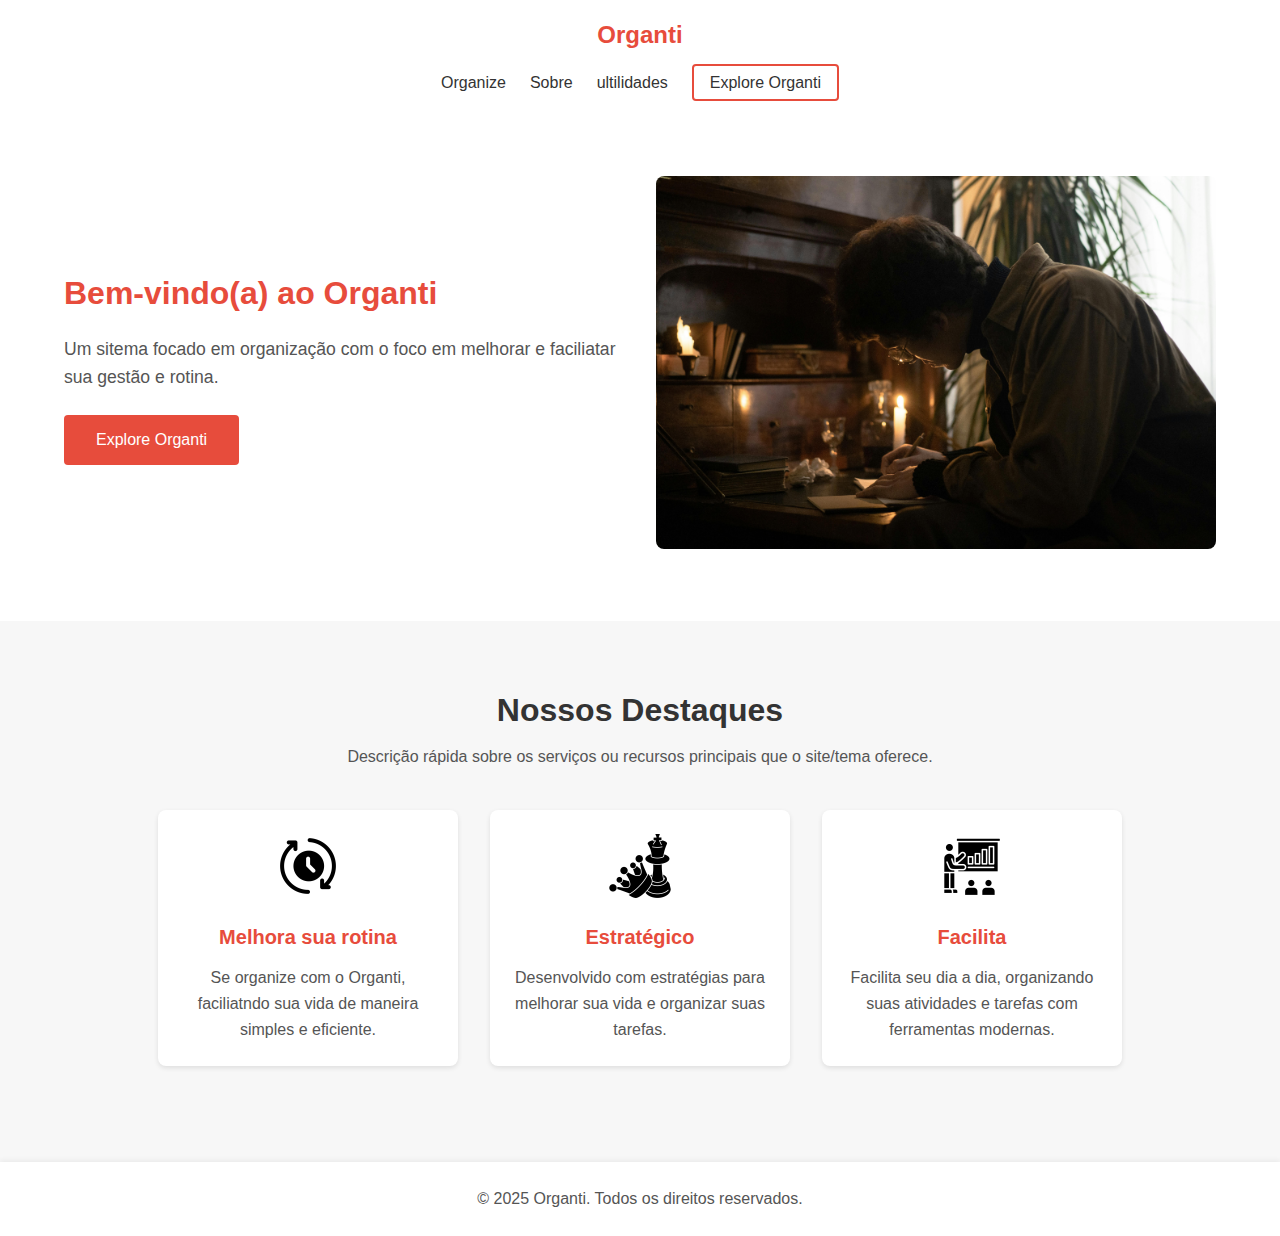
<file: index.html>
<!DOCTYPE html>
<html lang="pt-BR">
<head>
  <meta charset="UTF-8" />
  <meta name="viewport" content="width=device-width, initial-scale=1.0"/>
  <title>StartBiz Style Site</title>
  <link rel="stylesheet" href="style.css"/>
</head>
<body>

  <!-- Header / Navegação -->
  <header class="header">
    <div class="container">
      <nav class="navbar">
        <div class="logo">Organti</div>
        <ul class="nav-links">
          <li><a href="pagina1.html">Organize</a></li>
          <li><a href="pagina7.html">Sobre</a></li>
          <li><a href="paginade.html">ultilidades</a></li>
          <li><a href="index3.html" class="btn-book">Explore Organti</a></li>
        </ul>
      </nav>
    </div>
  </header>

  <!-- Seção Hero -->
  <section class="hero-section">
    <div class="container hero-content">
      <div class="hero-texts">
        <h1>Bem-vindo(a) ao Organti</h1>
        <p>
          Um sitema focado em organização com o foco em melhorar e faciliatar sua gestão e rotina.
        </p>
        <a href="#" class="btn-hero">Explore Organti</a>
      </div>
      <div class="hero-image">
        <img src="pexels-cottonbro-6037566.jpg" alt="Mulher em frente ao computador">
      </div>
    </div>
  </section>

  <!-- Seção Destaques (Cards) -->
  <section class="features-section">
    <div class="container">
      <div class="features-heading">
        <h2>Nossos Destaques</h2>
        <p>
          Descrição rápida sobre os serviços ou recursos principais
          que o site/tema oferece.
        </p>
      </div>
      <div class="features-cards">
        <div class="card">
          <img src="rotina.png" alt="Ícone 1">
          <h3>Melhora sua rotina</h3>
          <p>Se organize com o Organti, faciliatndo sua vida de maneira simples e eficiente.</p>
        </div>
        <div class="card">
          <img src="rei.png" alt="Ícone 2">
          <h3>Estratégico</h3>
          <p>Desenvolvido com estratégias para melhorar sua vida e organizar suas tarefas.</p>
        </div>
        <div class="card">
          <img src="facilitar.png" alt="Ícone 3">
          <h3>Facilita</h3>
          <p>Facilita seu dia a dia, organizando suas atividades e tarefas com ferramentas modernas.</p>
        </div>
      </div>
    </div>
  </section>

  <!-- Rodapé (Footer) -->
  <footer class="footer">
    <div class="container">
      <p>© 2025 Organti. Todos os direitos reservados.</p>
    </div>
  </footer>

</body>
</html>
</file>
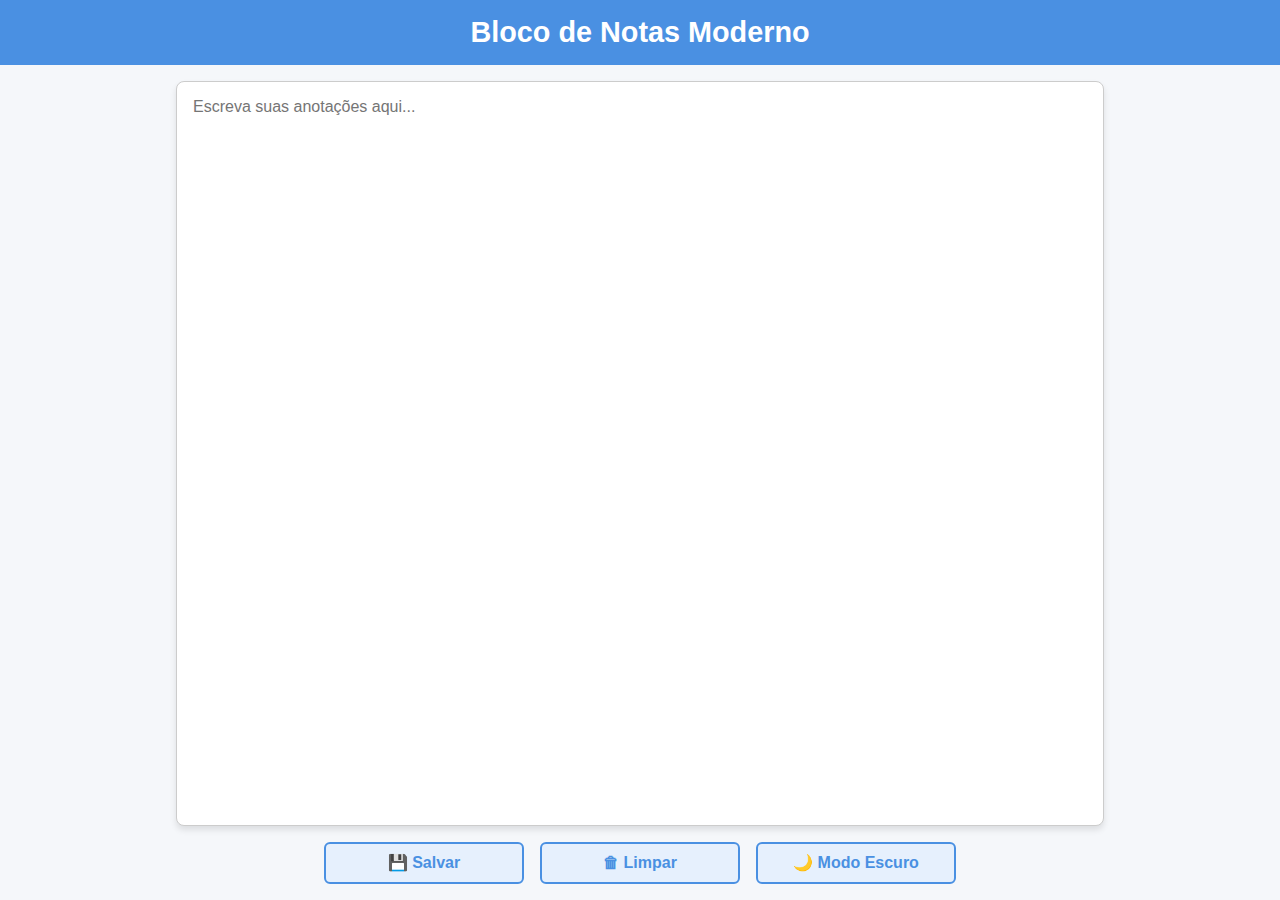
<file: bloco.html>
<!DOCTYPE html>
<html lang="pt-BR">
<head>
  <meta charset="UTF-8" />
  <meta name="viewport" content="width=device-width, initial-scale=1" />
  <title>Bloco de Notas Moderno</title>
  <style>
    * {
      box-sizing: border-box;
    }

    body {
      font-family: 'Segoe UI', Tahoma, Geneva, Verdana, sans-serif;
      background: #f5f7fa;
      margin: 0;
      padding: 0;
      display: flex;
      flex-direction: column;
      min-height: 100vh;
      transition: background-color 0.3s ease;
    }

    header {
      background: #4a90e2;
      color: white;
      padding: 1rem;
      font-size: 1.8rem;
      font-weight: 700;
      text-align: center;
      user-select: none;
    }

    main {
      flex: 1;
      display: flex;
      flex-direction: column;
      padding: 1rem;
      max-width: 960px;
      margin: 0 auto;
      width: 100%;
    }

    textarea {
      flex: 1;
      resize: none;
      border-radius: 8px;
      border: 1px solid #ccc;
      padding: 1rem;
      font-size: 1rem;
      font-family: inherit;
      box-shadow: 0 4px 6px rgb(0 0 0 / 0.1);
      transition: border-color 0.3s ease;
      width: 100%;
      min-height: 300px;
    }

    textarea:focus {
      outline: none;
      border-color: #4a90e2;
    }

    .buttons {
      margin-top: 1rem;
      display: flex;
      flex-wrap: wrap;
      gap: 1rem;
      justify-content: center;
    }

    button {
      padding: 0.6rem 1.5rem;
      font-size: 1rem;
      font-weight: 600;
      color: #4a90e2;
      background: #e6f0fd;
      border: 2px solid #4a90e2;
      border-radius: 6px;
      cursor: pointer;
      transition: background-color 0.3s ease, color 0.3s ease;
      flex: 1 1 150px;
      max-width: 200px;
    }

    button:hover {
      background-color: #4a90e2;
      color: white;
    }

    /* Modo escuro */
    body.dark {
      background-color: #121212;
      color: #ddd;
    }

    body.dark header {
      background-color: #222;
      color: #eee;
    }

    body.dark textarea {
      background-color: #222;
      border-color: #444;
      color: #eee;
      box-shadow: 0 4px 6px rgb(255 255 255 / 0.1);
    }

    body.dark textarea:focus {
      border-color: #4a90e2;
    }

    body.dark button {
      background-color: #333;
      border-color: #4a90e2;
      color: #4a90e2;
    }

    body.dark button:hover {
      background-color: #4a90e2;
      color: white;
    }

    /* Responsividade */
    @media (max-width: 600px) {
      header {
        font-size: 1.3rem;
        padding: 0.8rem;
      }

      textarea {
        min-height: 250px;
        font-size: 1rem;
      }

      button {
        font-size: 0.9rem;
        padding: 0.5rem 1rem;
      }
    }
  </style>
</head>
<body>
  <header>Bloco de Notas Moderno</header>
  <main>
    <textarea id="note" placeholder="Escreva suas anotações aqui..."></textarea>
    <div class="buttons">
      <button id="saveBtn">💾 Salvar</button>
      <button id="clearBtn">🗑 Limpar</button>
      <button id="toggleThemeBtn">🌙 Modo Escuro</button>
    </div>
  </main>

  <script>
    const textarea = document.getElementById('note');
    const saveBtn = document.getElementById('saveBtn');
    const clearBtn = document.getElementById('clearBtn');
    const toggleThemeBtn = document.getElementById('toggleThemeBtn');

    window.onload = () => {
      const savedNote = localStorage.getItem('myNote');
      if (savedNote) {
        textarea.value = savedNote;
      }
    };

    saveBtn.addEventListener('click', () => {
      const texto = textarea.value;
      if (!texto.trim()) {
        alert('A área de texto está vazia!');
        return;
      }
      const blob = new Blob([texto], { type: 'text/plain' });
      const url = URL.createObjectURL(blob);
      const link = document.createElement('a');
      link.href = url;
      link.download = 'minhas-anotacoes.txt';
      document.body.appendChild(link);
      link.click();
      URL.revokeObjectURL(url);
      link.remove();
    });

    clearBtn.addEventListener('click', () => {
      if (confirm('Deseja limpar todas as anotações?')) {
        textarea.value = '';
        localStorage.removeItem('myNote');
      }
    });

    toggleThemeBtn.addEventListener('click', () => {
      document.body.classList.toggle('dark');
      toggleThemeBtn.textContent = document.body.classList.contains('dark') 
        ? '☀️ Modo Claro' 
        : '🌙 Modo Escuro';
    });

    // Salvar automaticamente no localStorage
    textarea.addEventListener('input', () => {
      localStorage.setItem('myNote', textarea.value);
    });
  </script>
</body>
</html>
</file>
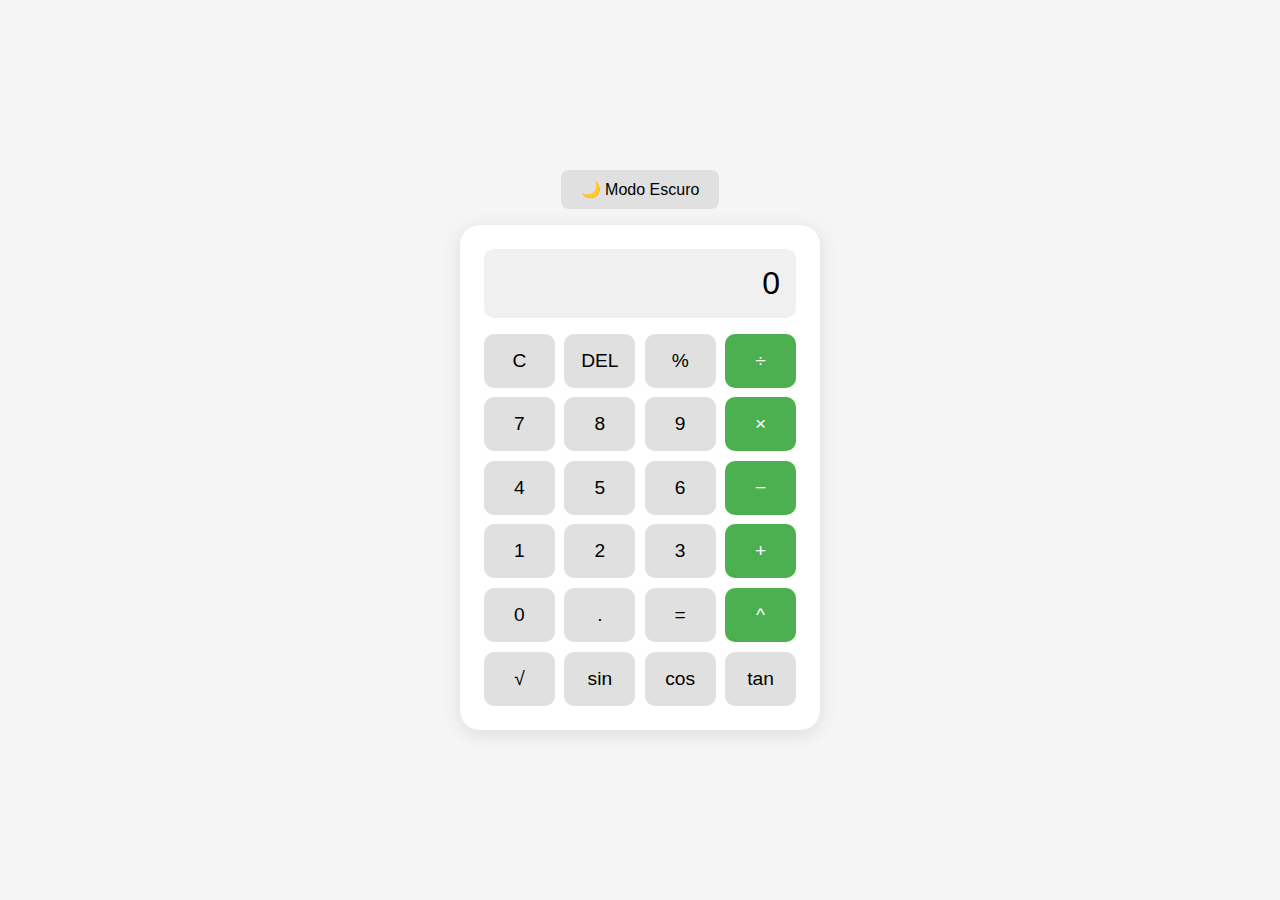
<file: calculadora.html>
<!DOCTYPE html>
<html lang="pt-BR">
<head>
  <meta charset="UTF-8" />
  <meta name="viewport" content="width=device-width, initial-scale=1.0" />
  <title>Calculadora Moderna</title>
  <link rel="stylesheet" href="style33.css" />
</head>
<body>

  <!-- Botão de alternar tema -->
  <button id="theme-toggle">🌙 Modo Escuro</button>

  <!-- Calculadora -->
  <div class="calculator">
    <div class="display" id="display">0</div>
    <div class="buttons">
      <button class="btn" onclick="clearDisplay()">C</button>
      <button class="btn" onclick="deleteLast()">DEL</button>
      <button class="btn" onclick="appendOperator('%')">%</button>
      <button class="btn operator" onclick="appendOperator('/')">÷</button>

      <button class="btn" onclick="appendNumber('7')">7</button>
      <button class="btn" onclick="appendNumber('8')">8</button>
      <button class="btn" onclick="appendNumber('9')">9</button>
      <button class="btn operator" onclick="appendOperator('*')">×</button>

      <button class="btn" onclick="appendNumber('4')">4</button>
      <button class="btn" onclick="appendNumber('5')">5</button>
      <button class="btn" onclick="appendNumber('6')">6</button>
      <button class="btn operator" onclick="appendOperator('-')">−</button>

      <button class="btn" onclick="appendNumber('1')">1</button>
      <button class="btn" onclick="appendNumber('2')">2</button>
      <button class="btn" onclick="appendNumber('3')">3</button>
      <button class="btn operator" onclick="appendOperator('+')">+</button>

      <button class="btn" onclick="appendNumber('0')">0</button>
      <button class="btn" onclick="appendOperator('.')">.</button>
      <button class="btn" onclick="calculate()">=</button>
      <button class="btn operator" onclick="appendOperator('^')">^</button>

      <button class="btn" onclick="appendFunction('sqrt')">√</button>
      <button class="btn" onclick="appendFunction('sin')">sin</button>
      <button class="btn" onclick="appendFunction('cos')">cos</button>
      <button class="btn" onclick="appendFunction('tan')">tan</button>
    </div>
  </div>

  <!-- Script -->
  <script src="script99.js"></script>
</body>
</html>
</file>
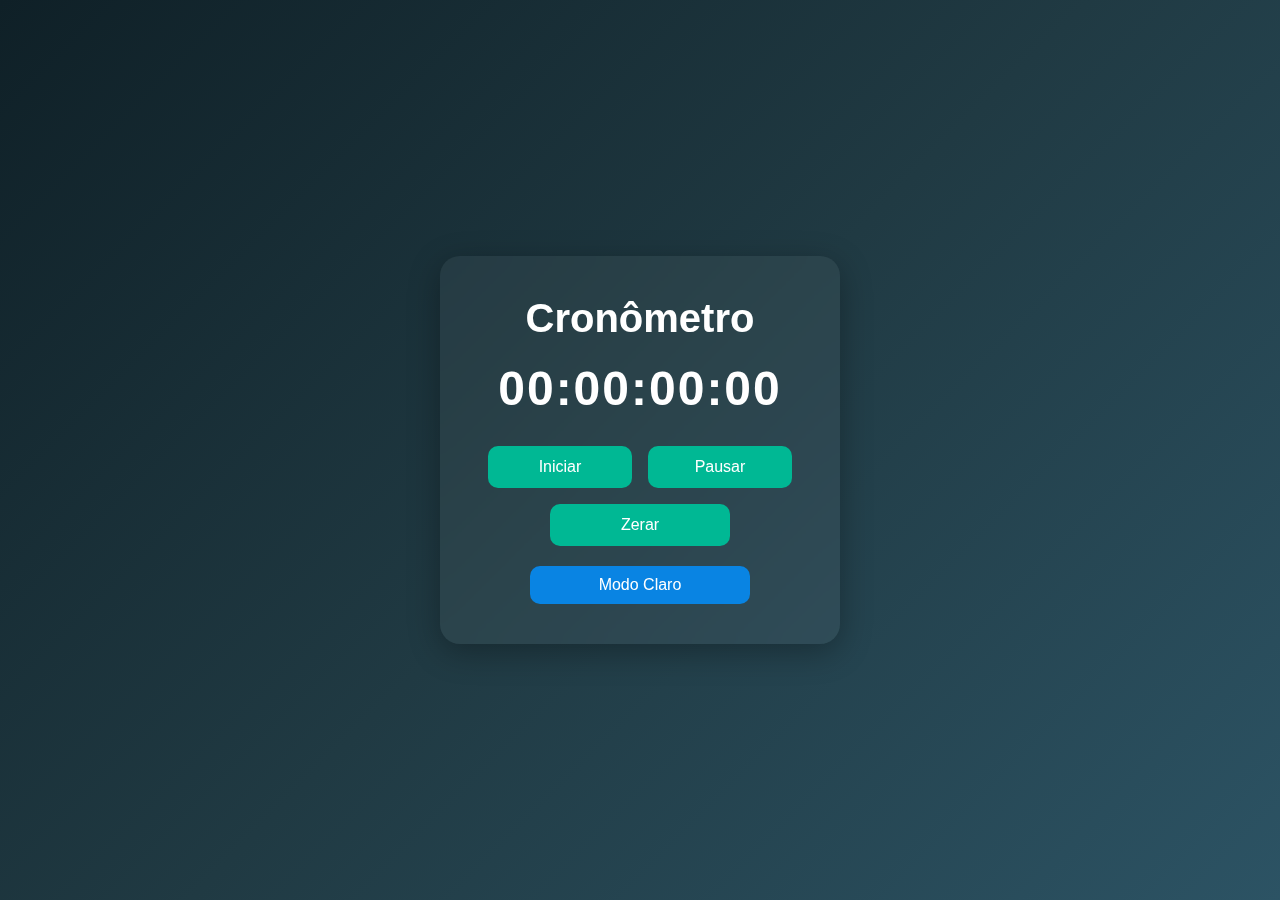
<file: crono.html>
<!DOCTYPE html>
<html lang="pt-BR">
<head>
  <meta charset="UTF-8" />
  <meta name="viewport" content="width=device-width, initial-scale=1.0" />
  <title>Cronômetro Moderno</title>
  <link rel="stylesheet" href="stylecro.css" />
</head>
<body>
  <div class="container">
    <h1>Cronômetro</h1>
    <div class="timer" id="timer">00:00:00:00</div>
    <div class="buttons">
      <button id="start">Iniciar</button>
      <button id="pause">Pausar</button>
      <button id="reset">Zerar</button>
    </div>
    <button id="toggle-theme" class="theme-btn">Modo Claro</button>
  </div>
  <script src="scriptcromo.js"></script>
</body>
</html>
</file>
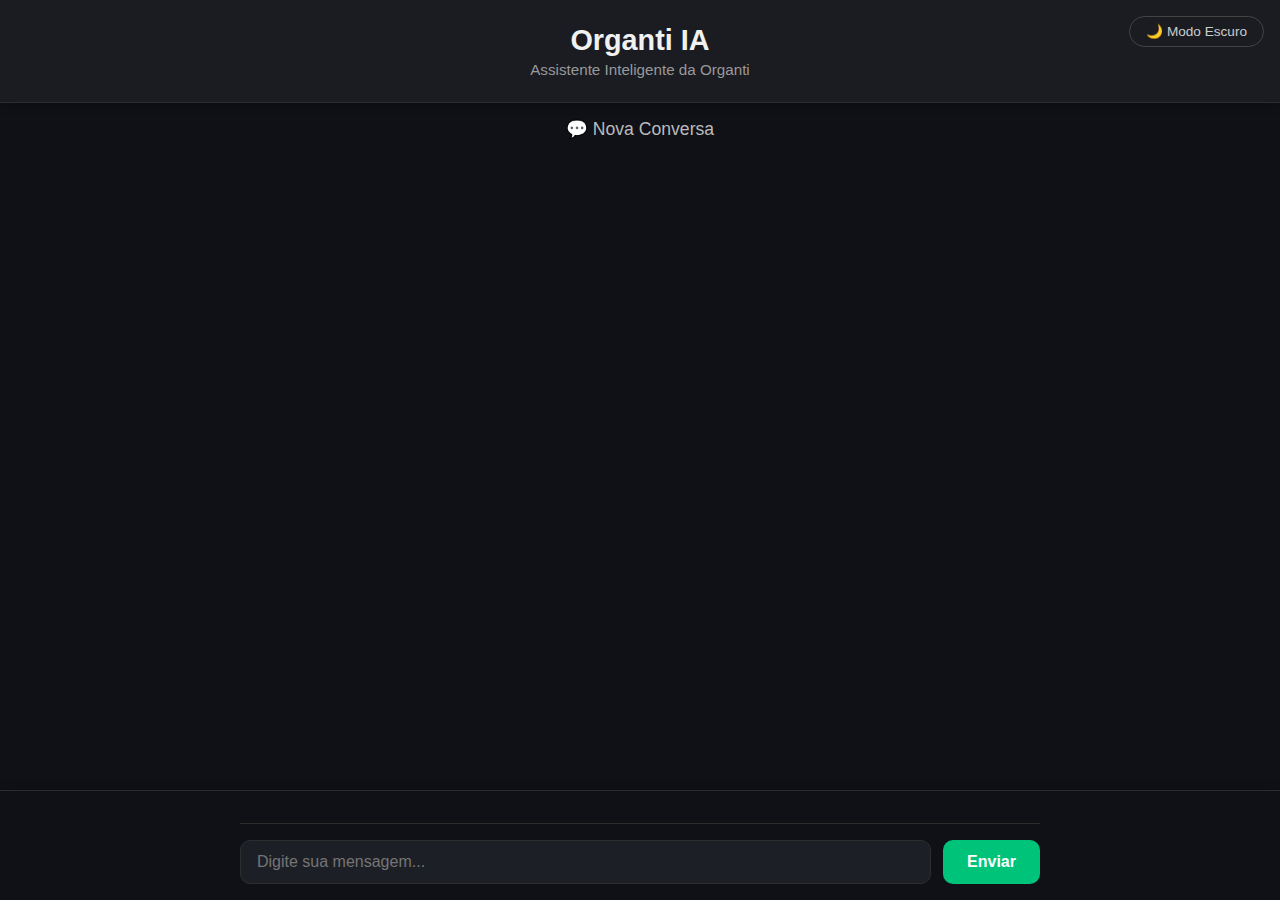
<file: iaorganti.html>
<!DOCTYPE html>
<html lang="pt-BR">
<head>
  <meta charset="UTF-8" />
  <meta name="viewport" content="width=device-width, initial-scale=1.0" />
  <title>Organti IA</title>
  <link rel="stylesheet" href="styleia.css" />
</head>
<body>
  <header>
    <h1>Organti IA</h1>
    <p class="subtitle">Assistente Inteligente da Organti</p>
    <button id="theme-toggle">🌙 Modo Escuro</button>
  </header>

  <main id="chat-container">
    <div class="chat-title">💬 Nova Conversa</div>

    <div id="chat-box">
      <!-- Mensagens dinâmicas aparecerão aqui -->
    </div>

    <div id="typing-indicator" class="hidden">Organti IA está digitando...</div>
  </main>

  <!-- Rodapé fixo com formulário -->
  <div id="chat-footer">
    <form id="chat-form">
      <input type="text" id="user-input" placeholder="Digite sua mensagem..." autocomplete="off" required />
      <button type="submit">Enviar</button>
    </form>
  </div>

  <script src="scriptia.js"></script>
</body>
</html>
</file>
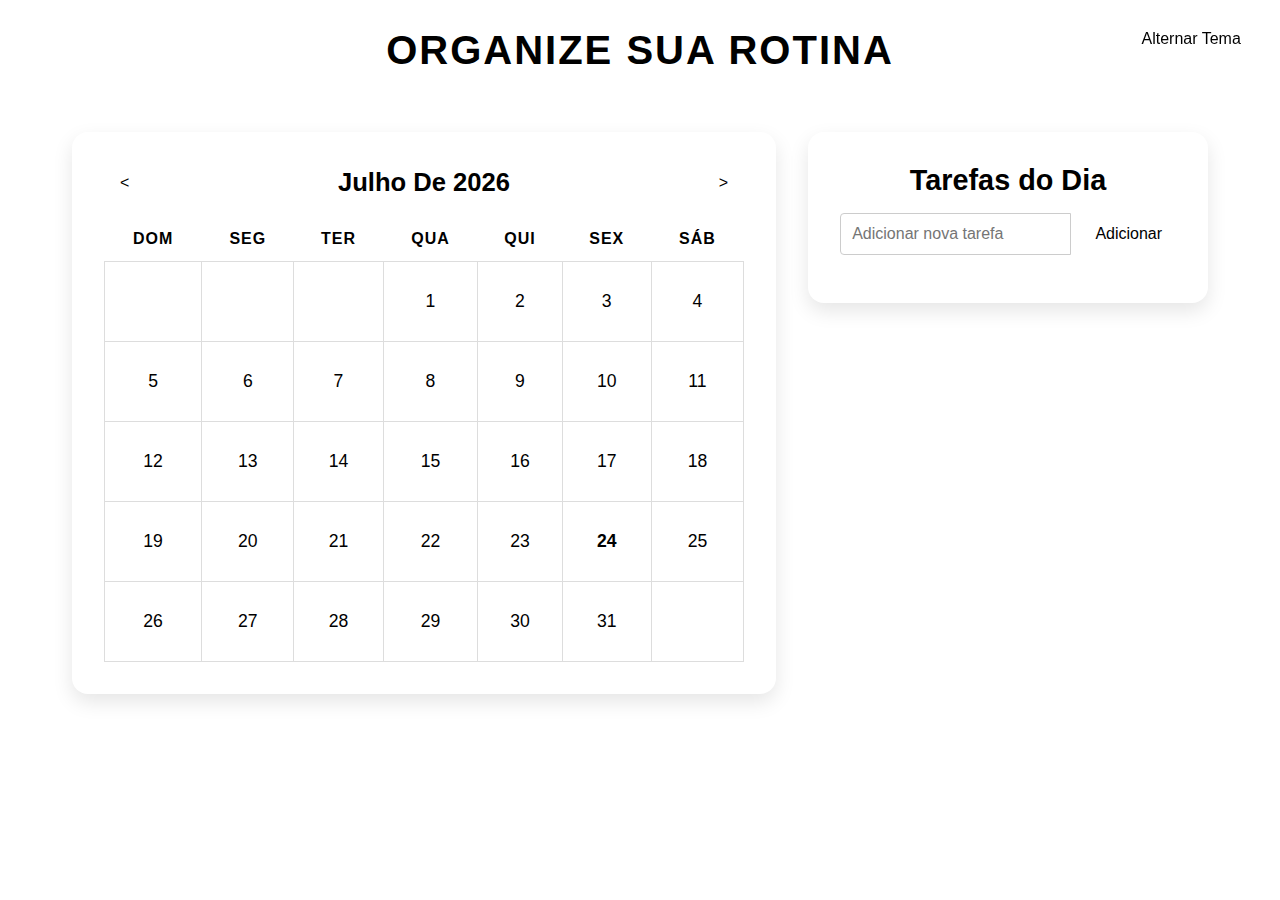
<file: pagina2.html>
<!DOCTYPE html>
<html lang="pt-BR">
<head>
  <meta charset="UTF-8" />
  <meta name="viewport" content="width=device-width, initial-scale=1.0"/>
  <title>Organize Sua Rotina</title>
  <!-- Link para o arquivo CSS -->
  <link rel="stylesheet" href="styles2.css" />
</head>
<body>
  <header>
    <h1>ORGANIZE SUA ROTINA</h1>
  </header>

  <div class="container">
    <!-- Calendário -->
    <div class="calendar-container">
      <div class="calendar-header">
        <button id="prevMonthBtn">&lt;</button>
        <h2 id="monthYear"></h2>
        <button id="nextMonthBtn">&gt;</button>
      </div>
      <table class="calendar">
        <thead>
          <tr>
            <th>Dom</th>
            <th>Seg</th>
            <th>Ter</th>
            <th>Qua</th>
            <th>Qui</th>
            <th>Sex</th>
            <th>Sáb</th>
          </tr>
        </thead>
        <tbody id="calendarBody">
          <!-- Linhas (semanas) e células (dias) serão geradas via JS -->
        </tbody>
      </table>
    </div>
<button onclick="toggleTheme()" id="themeToggleBtn">
  Alternar Tema
</button>

    <!-- Painel de tarefas -->
    <div class="tasks-container">
      <h2>Tarefas do Dia</h2>
      <div class="task-input">
        <input 
          id="taskInput" 
          type="text" 
          placeholder="Adicionar nova tarefa" 
        />
        <button id="addTaskBtn">Adicionar</button>
      </div>
      <ul id="taskList"></ul>
    </div>
  </div>
<script>
  function toggleTheme() {
    const body = document.body;
    const btn = document.getElementById('themeToggleBtn');

    if (body.classList.contains('light-theme')) {
      body.classList.remove('light-theme');
      body.classList.add('dark-theme');
      btn.textContent = 'Tema Claro';
    } else {
      body.classList.remove('dark-theme');
      body.classList.add('light-theme');
      btn.textContent = 'Tema Escuro';
    }
  }
</script>

  <!-- Script JS -->
  <script src="script2.js"></script>
</body>
</html>
</file>
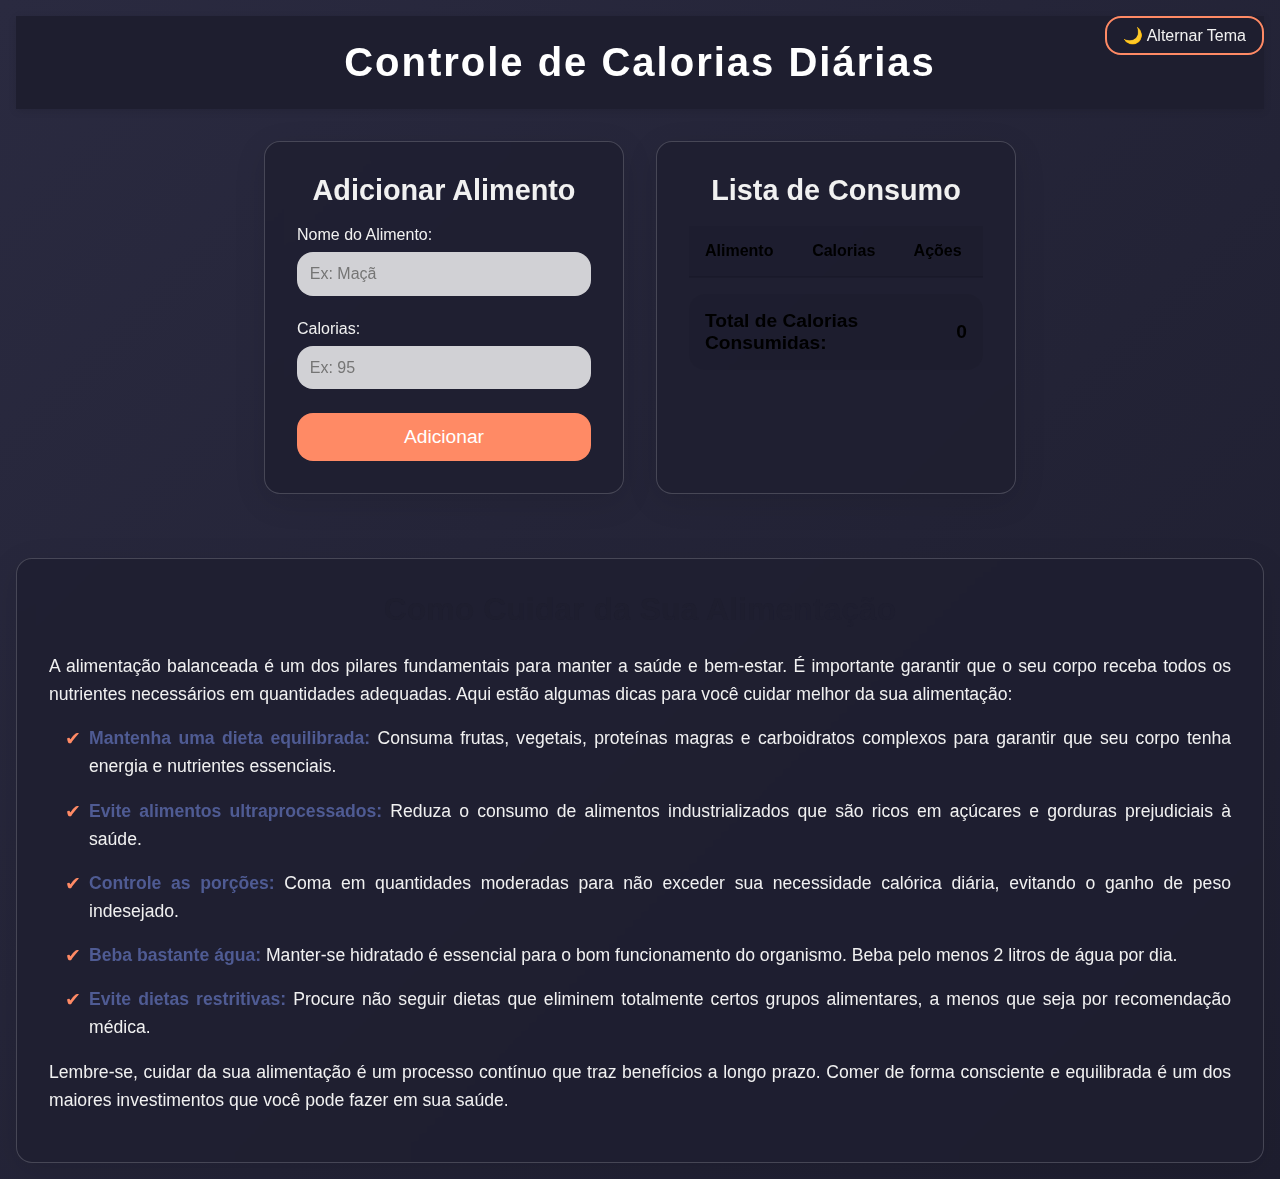
<file: pagina3.html>
<!DOCTYPE html>
<html lang="pt-BR">
<head>
  <meta charset="UTF-8" />
  <meta name="viewport" content="width=device-width, initial-scale=1.0"/>
  <title>Controle de Calorias</title>
  <!-- Link para o arquivo CSS -->
  <link rel="stylesheet" href="styles3.css" />
</head>
<body>
  <header>
    <h1>Controle de Calorias Diárias</h1>
  </header>

  <div class="container">
    <div class="input-container">
      <h2>Adicionar Alimento</h2>
      <div class="form-group">
        <label for="foodName">Nome do Alimento:</label>
        <input 
          type="text" 
          id="foodName" 
          placeholder="Ex: Maçã" 
        />
      </div>
      <div class="form-group">
        <label for="foodCalories">Calorias:</label>
        <input 
          type="number" 
          id="foodCalories" 
          placeholder="Ex: 95" 
        />
      </div>
      <button id="addFoodBtn">Adicionar</button>
    </div>
<button onclick="toggleTheme()" id="themeToggle">🌙 Alternar Tema</button>

    <div class="list-container">
      <h2>Lista de Consumo</h2>
      <table>
        <thead>
          <tr>
            <th>Alimento</th>
            <th>Calorias</th>
            <th>Ações</th>
          </tr>
        </thead>
        <tbody id="foodList">
          <!-- Linhas serão geradas via JS -->
        </tbody>
      </table>
      <div class="total-container">
        <span>Total de Calorias Consumidas: </span>
        <strong id="totalCalories">0</strong>
      </div>
    </div>
  </div>
  <div class="info-section">
    <h2>Como Cuidar da Sua Alimentação</h2>
    <p>
        A alimentação balanceada é um dos pilares fundamentais para manter a saúde e bem-estar. 
        É importante garantir que o seu corpo receba todos os nutrientes necessários em quantidades 
        adequadas. Aqui estão algumas dicas para você cuidar melhor da sua alimentação:
    </p>
    <ul>
        <li><strong>Mantenha uma dieta equilibrada:</strong> Consuma frutas, vegetais, proteínas magras e carboidratos complexos para garantir que seu corpo tenha energia e nutrientes essenciais.</li>
        <li><strong>Evite alimentos ultraprocessados:</strong> Reduza o consumo de alimentos industrializados que são ricos em açúcares e gorduras prejudiciais à saúde.</li>
        <li><strong>Controle as porções:</strong> Coma em quantidades moderadas para não exceder sua necessidade calórica diária, evitando o ganho de peso indesejado.</li>
        <li><strong>Beba bastante água:</strong> Manter-se hidratado é essencial para o bom funcionamento do organismo. Beba pelo menos 2 litros de água por dia.</li>
        <li><strong>Evite dietas restritivas:</strong> Procure não seguir dietas que eliminem totalmente certos grupos alimentares, a menos que seja por recomendação médica.</li>
    </ul>
    <p>
        Lembre-se, cuidar da sua alimentação é um processo contínuo que traz benefícios a longo prazo. 
        Comer de forma consciente e equilibrada é um dos maiores investimentos que você pode fazer em sua saúde.
    </p>
</div>

<script>
  const toggleTheme = () => {
    document.body.classList.toggle('dark-mode');
    // Opcional: salvar preferência no localStorage
    const isDark = document.body.classList.contains('dark-mode');
    localStorage.setItem('theme', isDark ? 'dark' : 'light');
  };

  // Ao carregar a página, aplica o tema salvo
  window.addEventListener('DOMContentLoaded', () => {
    const savedTheme = localStorage.getItem('theme');
    if (savedTheme === 'dark') {
      document.body.classList.add('dark-mode');
    }
  });
</script>

  <!-- Script JS -->
  <script src="script3.js"></script>
</body>
</html>
</file>
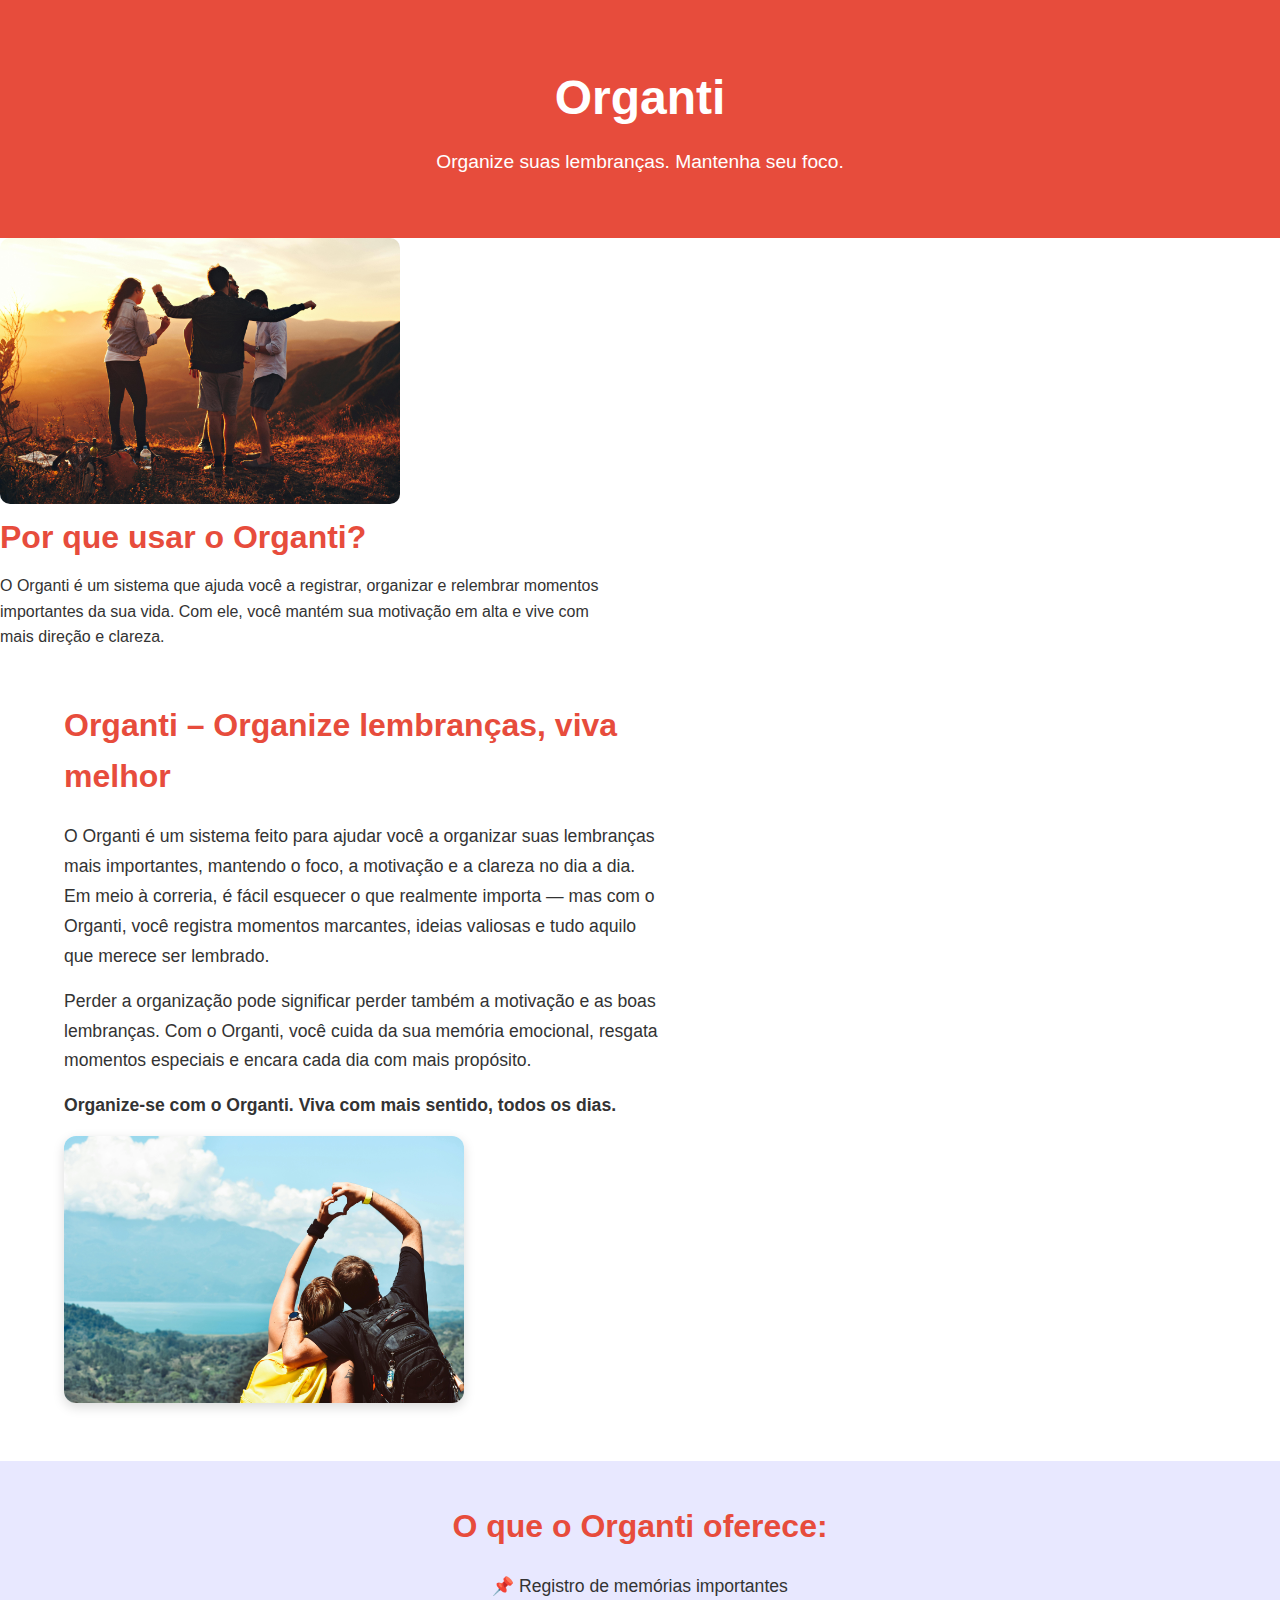
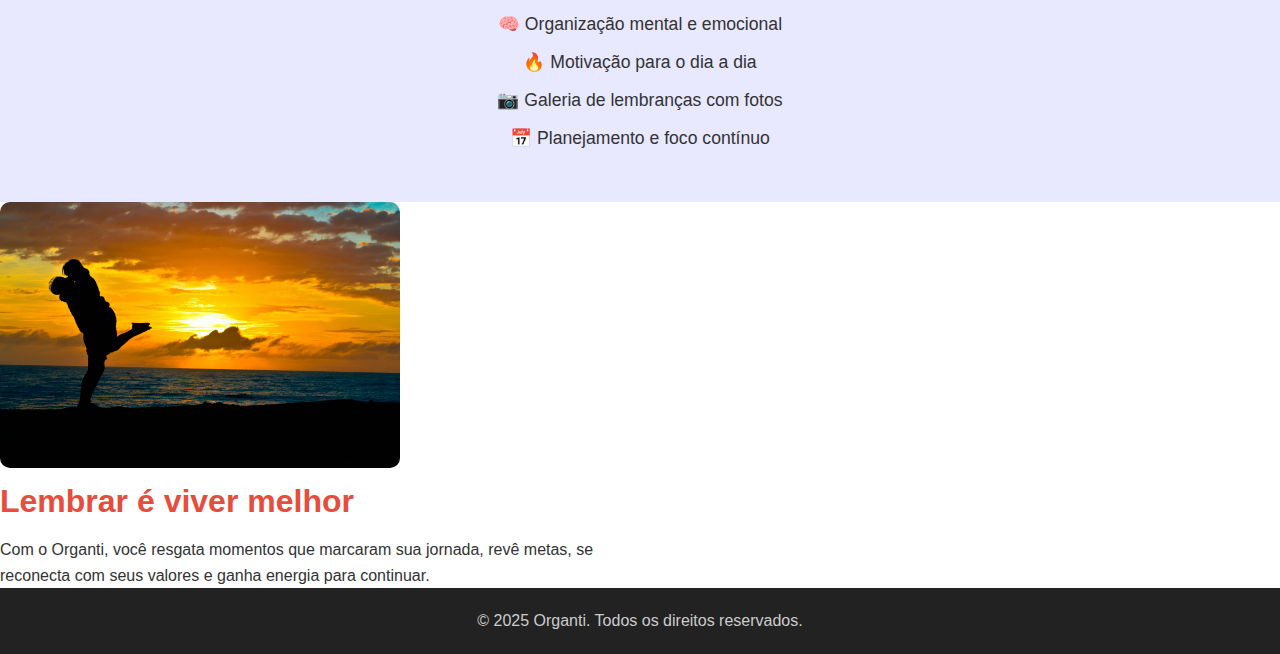
<file: pagina7.html>
<!DOCTYPE html>
<html lang="pt-BR">
<head>
  <meta charset="UTF-8" />
  <meta name="viewport" content="width=device-width, initial-scale=1.0"/>
  <title>Organti - Organize Suas Lembranças</title>
  <link rel="stylesheet" href="styles7.css" />
</head>
<body>
  <header class="header">
    <h1>Organti</h1>
    <p>Organize suas lembranças. Mantenha seu foco.</p>
  </header>

  <section class="intro">
    <img src="pexels-helenalopes-697244.jpg" alt="Pessoa lembrando momentos felizes" />
    <div class="texto">
      <h2>Por que usar o Organti?</h2>
      <p>
        O Organti é um sistema que ajuda você a registrar, organizar e relembrar momentos importantes da sua vida. 
        Com ele, você mantém sua motivação em alta e vive com mais direção e clareza.
      </p>
    </div>
  </section>
  <section class="mensagem-organti">
  <div class="texto">
    <h2>Organti – Organize lembranças, viva melhor</h2>
    <p>
      O Organti é um sistema feito para ajudar você a organizar suas lembranças mais importantes, mantendo o foco, a motivação e a clareza no dia a dia. 
      Em meio à correria, é fácil esquecer o que realmente importa — mas com o Organti, você registra momentos marcantes, ideias valiosas e tudo aquilo que merece ser lembrado.
    </p>
    <p>
      Perder a organização pode significar perder também a motivação e as boas lembranças. Com o Organti, você cuida da sua memória emocional, resgata momentos especiais e encara cada dia com mais propósito.
    </p>
    <p><strong>Organize-se com o Organti. Viva com mais sentido, todos os dias.</strong></p>
  </div>
  <img src="foto2.jpg" alt="Imagem inspiradora sobre memória e foco" />
</section>


  <section class="beneficios">
    <h2>O que o Organti oferece:</h2>
    <ul>
      <li>📌 Registro de memórias importantes</li>
      <li>🧠 Organização mental e emocional</li>
      <li>🔥 Motivação para o dia a dia</li>
      <li>📷 Galeria de lembranças com fotos</li>
      <li>📅 Planejamento e foco contínuo</li>
    </ul>
  </section>

  <section class="imagem-extra">
    <img src="foto1.jpg" alt="Pessoa motivada usando aplicativo" />
    <div class="texto">
      <h2>Lembrar é viver melhor</h2>
      <p>
        Com o Organti, você resgata momentos que marcaram sua jornada, revê metas, se reconecta com seus valores e ganha energia para continuar.
      </p>
    </div>
  </section>

  <footer class="footer">
    <p>&copy; 2025 Organti. Todos os direitos reservados.</p>
  </footer>
</body>
</html>
</file>
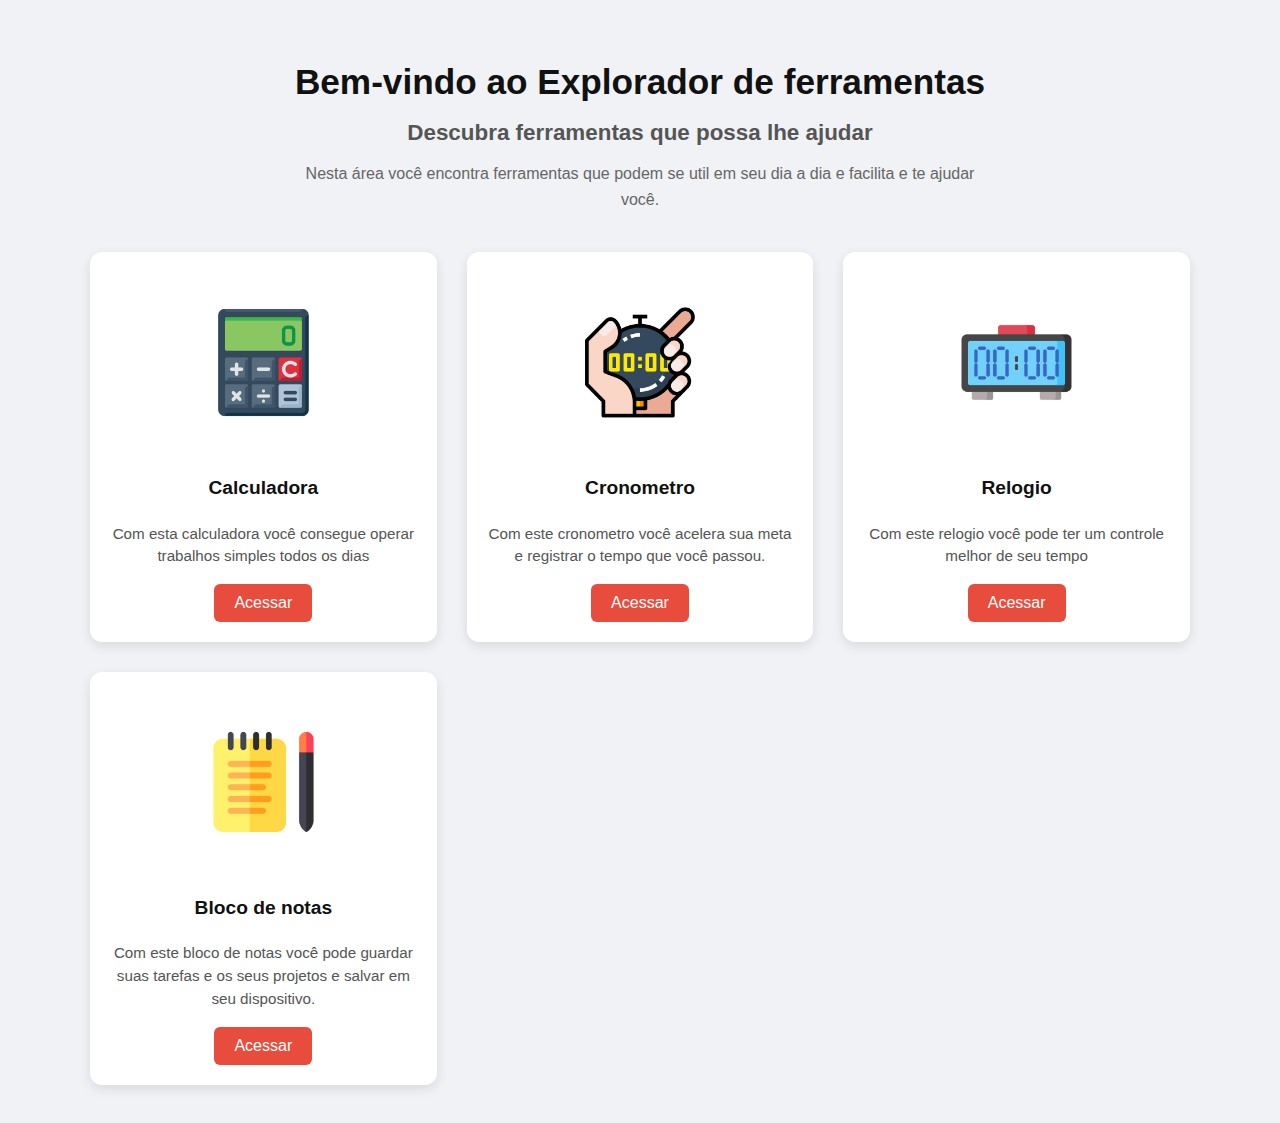
<file: paginade.html>
<!DOCTYPE html>
<html lang="pt-BR">
<head>
  <meta charset="UTF-8" />
  <meta name="viewport" content="width=device-width, initial-scale=1" />
  <title>Explorando Tópicos</title>
  <style>
    body {
      font-family: "Segoe UI", sans-serif;
      background: #f0f2f5;
      padding: 30px;
      color: #333;
    }

    header {
      text-align: center;
      margin-bottom: 40px;
    }

    header h1 {
      font-size: 2.2rem;
      color: #111;
      margin-bottom: 10px;
    }

    header h2 {
      font-size: 1.4rem;
      color: #555;
      margin-bottom: 15px;
    }

    header p {
      max-width: 700px;
      margin: 0 auto;
      font-size: 1rem;
      color: #666;
      line-height: 1.6;
    }

    .container {
      max-width: 1100px;
      margin: 0 auto;
      display: grid;
      grid-template-columns: repeat(auto-fit, minmax(280px, 1fr));
      gap: 30px;
    }

    .card {
      background: #fff;
      border-radius: 12px;
      box-shadow: 0 4px 12px rgba(0, 0, 0, 0.1);
      padding: 20px;
      text-align: center;
      display: flex;
      flex-direction: column;
      align-items: center;
      transition: transform 0.3s ease, box-shadow 0.3s ease;
    }

    .card:hover {
      transform: translateY(-5px);
      box-shadow: 0 10px 25px rgba(0, 0, 0, 0.15);
    }

    .card img {
      width: 100%;
      height: 180px;
      object-fit: cover;
      border-radius: 10px;
      margin-bottom: 15px;
    }

    .card h3 {
      font-size: 1.2rem;
      color: #111;
      margin: 10px 0 8px;
    }

    .card p {
      font-size: 0.95rem;
      color: #555;
      line-height: 1.5;
      margin-bottom: 16px;
    }

    .botao {
  background-color: #e74c3c;
  color: white;
  text-decoration: none;
  padding: 10px 20px;
  font-size: 1rem;
  border-radius: 6px;
  display: inline-block;
  transition: background-color 0.3s ease;
}

.botao:hover {
  background-color: #e74c3c;
}

  </style>
</head>
<body>

  <header>
    <h1>Bem-vindo ao Explorador de ferramentas</h1>
    <h2>Descubra ferramentas que possa lhe ajudar</h2>
    <p>
       Nesta área você encontra ferramentas que podem se util em seu dia a dia e facilita e te ajudar você.
    </p>
  </header>

  <div class="container">

    <div class="card">
      <img src="calculadora.png" alt="Calculadora" />
      <h3>Calculadora</h3>
      <p>Com esta calculadora você consegue operar trabalhos simples todos os dias</p>
       <a href="calculadora.html" class="botao">Acessar</a>
    </div>

    <div class="card">
      <img src="cronometro.png" alt="Cronometro" />
      <h3>Cronometro</h3>
      <p>Com este cronometro você acelera sua meta e registrar o tempo que você passou.</p>
       <a href="crono.html" class="botao">Acessar</a>
    </div>

    <div class="card">
      <img src="relogio.png" alt="Relogio" />
      <h3>Relogio</h3>
      <p>Com este relogio você pode ter um controle melhor de seu tempo</p>
       <a href="relogio.html" class="botao">Acessar</a>
    </div>

    <div class="card">
      <img src="bloconota.png" alt="Bloco de notas" />
      <h3>Bloco de notas</h3>
      <p>Com este bloco de notas você pode guardar suas tarefas e os seus projetos e salvar em seu dispositivo.</p>
       <a href="bloco.html" class="botao">Acessar</a>
    </div>

  </div>

</body>
</html>
</file>
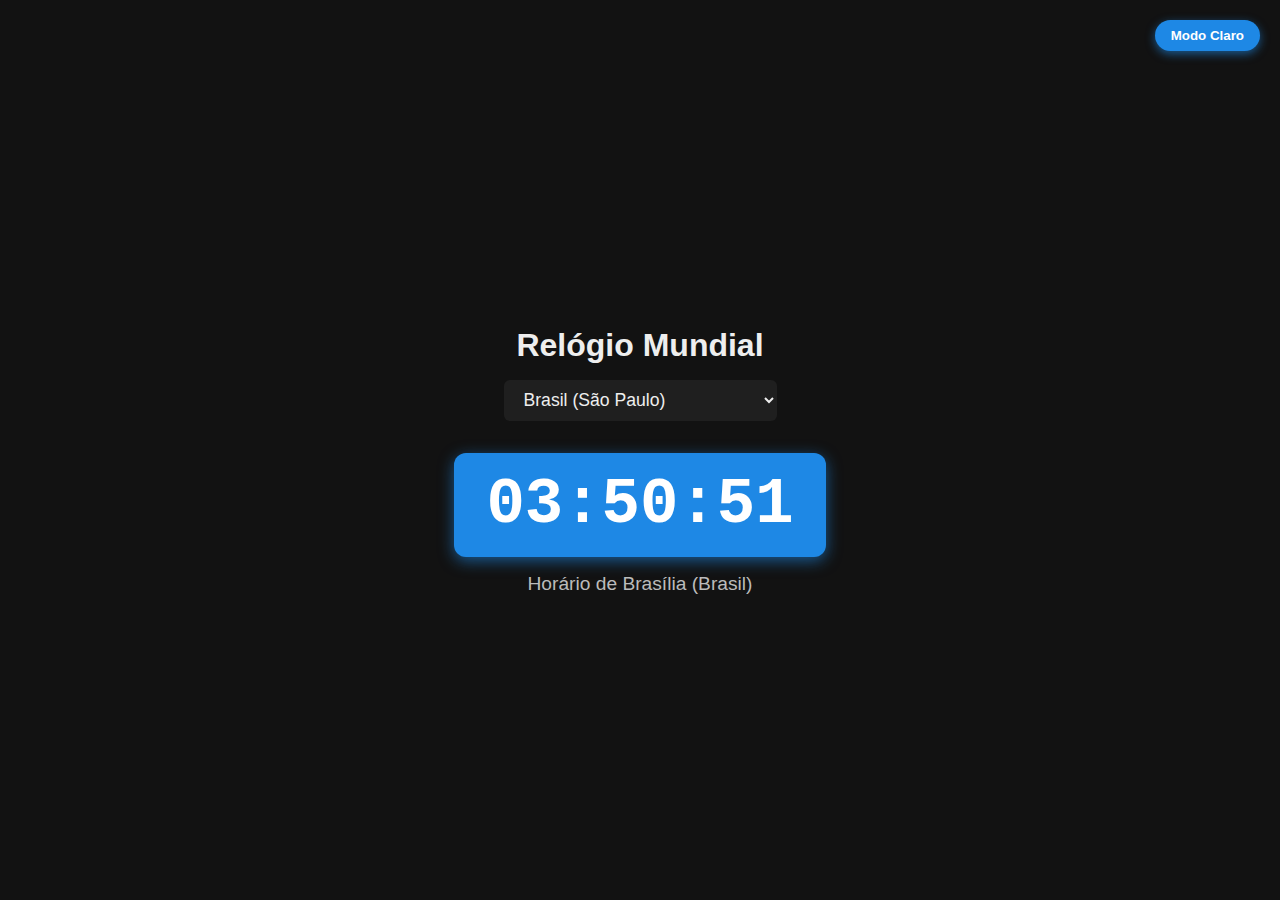
<file: relogio.html>
<!DOCTYPE html>
<html lang="pt-BR">
<head>
<meta charset="UTF-8" />
<meta name="viewport" content="width=device-width, initial-scale=1" />
<title>Relógio Mundial Moderno</title>
<style>
  /* Tema escuro padrão */
  body {
    font-family: 'Segoe UI', Tahoma, Geneva, Verdana, sans-serif;
    background: #121212;
    color: #eee;
    display: flex;
    flex-direction: column;
    align-items: center;
    justify-content: center;
    height: 100vh;
    margin: 0;
    transition: background 0.4s, color 0.4s;
  }

  /* Tema claro */
  body.light {
    background: #f0f0f0;
    color: #222;
  }

  h1 {
    margin-bottom: 1rem;
    font-weight: 700;
  }

  select {
    padding: 0.6rem 1rem;
    font-size: 1.1rem;
    border-radius: 6px;
    border: none;
    background: #1f1f1f;
    color: #eee;
    cursor: pointer;
    margin-bottom: 2rem;
    transition: background 0.3s, color 0.3s;
  }
  body.light select {
    background: #ddd;
    color: #222;
  }
  select:hover {
    background: #333;
  }
  body.light select:hover {
    background: #bbb;
  }

  #clock {
    font-size: 4rem;
    font-weight: 700;
    background: #1e88e5;
    padding: 1rem 2rem;
    border-radius: 12px;
    box-shadow: 0 4px 15px rgba(30, 136, 229, 0.6);
    font-family: 'Courier New', Courier, monospace;
    color: #fff;
    transition: background 0.4s, color 0.4s;
  }
  body.light #clock {
    background: #1565c0;
    color: #eee;
  }

  #timezoneName {
    margin-top: 1rem;
    font-size: 1.2rem;
    color: #bbb;
    text-align: center;
    max-width: 320px;
    transition: color 0.4s;
  }
  body.light #timezoneName {
    color: #444;
  }

  #themeToggleBtn {
    position: absolute;
    top: 20px;
    right: 20px;
    background: #1e88e5;
    border: none;
    color: white;
    padding: 0.5rem 1rem;
    border-radius: 25px;
    font-weight: 600;
    cursor: pointer;
    box-shadow: 0 3px 10px rgba(30, 136, 229, 0.6);
    transition: background 0.3s;
  }
  #themeToggleBtn:hover {
    background: #1565c0;
  }
  body.light #themeToggleBtn {
    background: #ddd;
    color: #222;
    box-shadow: none;
  }
  body.light #themeToggleBtn:hover {
    background: #bbb;
  }
</style>
</head>
<body>

<button id="themeToggleBtn">Modo Claro</button>

<h1>Relógio Mundial</h1>

<select id="timezoneSelector">
  <option value="America/Sao_Paulo">Brasil (São Paulo)</option>
  <option value="America/New_York">Estados Unidos (Nova York)</option>
  <option value="Europe/Lisbon">Portugal (Lisboa)</option>
  <option value="America/Toronto">Canadá (Toronto)</option>
  <option value="Africa/Johannesburg">África do Sul (Joanesburgo)</option>
  <option value="Europe/Berlin">Alemanha (Berlim)</option>
  <option value="Europe/Madrid">Espanha (Madrid)</option>
  <option value="Europe/Moscow">Rússia (Moscou)</option>
  <option value="Asia/Shanghai">China (Xangai)</option>
  <option value="Europe/Paris">França (Paris)</option>
  <option value="Europe/Rome">Itália (Roma)</option>
  <option value="Australia/Sydney">Austrália (Sydney)</option>
  <option value="Europe/Athens">Grécia (Atenas)</option>
  <option value="America/Santiago">Chile (Santiago)</option>
  <option value="America/Argentina/Buenos_Aires">Argentina (Buenos Aires)</option>
</select>

<div id="clock">--:--:--</div>
<div id="timezoneName"></div>

<script>
  const clock = document.getElementById('clock');
  const timezoneSelector = document.getElementById('timezoneSelector');
  const timezoneName = document.getElementById('timezoneName');
  const themeToggleBtn = document.getElementById('themeToggleBtn');
  const body = document.body;

  function updateClock() {
    const tz = timezoneSelector.value;
    const now = new Date();

    const options = {
      timeZone: tz,
      hour12: false,
      hour: '2-digit',
      minute: '2-digit',
      second: '2-digit',
    };

    const timeString = new Intl.DateTimeFormat('pt-BR', options).format(now);
    clock.textContent = timeString;

    let tzFriendlyName = '';
    switch (tz) {
      case 'America/Sao_Paulo':
        tzFriendlyName = 'Horário de Brasília (Brasil)';
        break;
      case 'America/New_York':
        tzFriendlyName = 'Horário de Nova York (Estados Unidos)';
        break;
      case 'Europe/Lisbon':
        tzFriendlyName = 'Horário de Lisboa (Portugal)';
        break;
      case 'America/Toronto':
        tzFriendlyName = 'Horário de Toronto (Canadá)';
        break;
      case 'Africa/Johannesburg':
        tzFriendlyName = 'Horário de Joanesburgo (África do Sul)';
        break;
      case 'Europe/Berlin':
        tzFriendlyName = 'Horário de Berlim (Alemanha)';
        break;
      case 'Europe/Madrid':
        tzFriendlyName = 'Horário de Madrid (Espanha)';
        break;
      case 'Europe/Moscow':
        tzFriendlyName = 'Horário de Moscou (Rússia)';
        break;
      case 'Asia/Shanghai':
        tzFriendlyName = 'Horário de Xangai (China)';
        break;
      case 'Europe/Paris':
        tzFriendlyName = 'Horário de Paris (França)';
        break;
      case 'Europe/Rome':
        tzFriendlyName = 'Horário de Roma (Itália)';
        break;
      case 'Australia/Sydney':
        tzFriendlyName = 'Horário de Sydney (Austrália)';
        break;
      case 'Europe/Athens':
        tzFriendlyName = 'Horário de Atenas (Grécia)';
        break;
      case 'America/Santiago':
        tzFriendlyName = 'Horário de Santiago (Chile)';
        break;
      case 'America/Argentina/Buenos_Aires':
        tzFriendlyName = 'Horário de Buenos Aires (Argentina)';
        break;
      default:
        tzFriendlyName = tz;
    }
    timezoneName.textContent = tzFriendlyName;
  }

  setInterval(updateClock, 1000);
  timezoneSelector.addEventListener('change', updateClock);
  updateClock();

  // Alternar tema claro/escuro
  themeToggleBtn.addEventListener('click', () => {
    body.classList.toggle('light');
    if(body.classList.contains('light')) {
      themeToggleBtn.textContent = 'Modo Escuro';
    } else {
      themeToggleBtn.textContent = 'Modo Claro';
    }
  });
</script>

</body>
</html>
</file>
<file: style33.css>
:root {
  --bg-color: #f5f5f5;
  --calculator-bg: #ffffff;
  --text-color: #000;
  --display-bg: #f0f0f0;
  --btn-bg: #e0e0e0;
  --btn-hover: #d5d5d5;
  --operator-bg: #4caf50;
  --operator-hover: #45a049;
  --operator-color: #fff;
}

.dark-mode {
  --bg-color: #0e0e0e;
  --calculator-bg: #1c1c1c;
  --text-color: #fff;
  --display-bg: #000;
  --btn-bg: #2e2e2e;
  --btn-hover: #444;
  --operator-bg: #00bcd4;
  --operator-hover: #0097a7;
  --operator-color: #fff;
}

* {
  box-sizing: border-box;
  font-family: 'Segoe UI', sans-serif;
}

body {
  background: var(--bg-color);
  color: var(--text-color);
  display: flex;
  flex-direction: column;
  align-items: center;
  justify-content: center;
  min-height: 100vh;
  margin: 0;
  padding: 1rem;
  transition: background 0.3s, color 0.3s;
}

#theme-toggle {
  margin-bottom: 1rem;
  padding: 0.6rem 1.2rem;
  font-size: 1rem;
  border: none;
  border-radius: 8px;
  cursor: pointer;
  background: var(--btn-bg);
  color: var(--text-color);
  transition: background 0.3s;
}

.calculator {
  background: var(--calculator-bg);
  border-radius: 20px;
  padding: 1.5rem;
  width: 100%;
  max-width: 360px;
  box-shadow: 0 4px 20px rgba(0, 0, 0, 0.1);
  transition: background 0.3s;
}

.display {
  background: var(--display-bg);
  padding: 1rem;
  font-size: 2rem;
  text-align: right;
  border-radius: 10px;
  margin-bottom: 1rem;
  min-height: 3.5rem;
  color: var(--text-color);
  overflow-x: auto;
  transition: background 0.3s, color 0.3s;
}

.buttons {
  display: grid;
  grid-template-columns: repeat(4, 1fr);
  gap: 0.6rem;
}

.btn {
  background: var(--btn-bg);
  border: none;
  border-radius: 10px;
  padding: 1rem;
  font-size: 1.2rem;
  color: var(--text-color);
  cursor: pointer;
  transition: background 0.2s;
}

.btn:hover {
  background: var(--btn-hover);
}

.operator {
  background: var(--operator-bg);
  color: var(--operator-color);
}

.operator:hover {
  background: var(--operator-hover);
}

/* 📱 Responsividade: telas menores */
@media (max-width: 400px) {
  .display {
    font-size: 1.5rem;
    padding: 0.8rem;
  }

  .btn {
    padding: 0.8rem;
    font-size: 1rem;
  }

  #theme-toggle {
    font-size: 0.9rem;
    padding: 0.5rem 1rem;
  }
}
</file>
<file: styles2.css>
/* ---------------------- */
/* VARIÁVEIS GERAIS       */
/* ---------------------- */
:root {
  --header-height: 100px;
  --container-width: 1200px;
  --transition-speed: 0.3s;

  --font-primary: "Arial", sans-serif;
  --font-secondary: "Helvetica", sans-serif;
}

/* ---------------------- */
/* TEMA CLARO             */
/* ---------------------- */
.light-theme {
  --primary-color: #4b6cb7;
  --secondary-color: #182848;
  --accent-color: #ff6b6b;
  --bg-color: #f0f0f0;
  --white: #ffffff;
  --black: #000000;
  --card-bg: #ffffff;
  --calendar-hover: #f9f9f9;
  --task-bg: #f7f7f7;
  --task-hover: #f0f0f0;
  --calendar-head-bg: #eee;
  --task-scroll-track: #ccc;
}

/* ---------------------- */
/* TEMA ESCURO            */
/* ---------------------- */
.dark-theme {
  --primary-color: #3a3a98;
  --secondary-color: #1e1e2f;
  --accent-color: #ff6b6b;
  --bg-color: #121212;
  --white: #eaeaea;
  --black: #ffffff;
  --card-bg: #1e1e2f;
  --calendar-hover: #2a2a2a;
  --task-bg: #2a2a2a;
  --task-hover: #1f1f1f;
  --calendar-head-bg: #333;
  --task-scroll-track: #444;
}

/* ---------------------- */
/* RESET                  */
/* ---------------------- */
* {
  margin: 0;
  padding: 0;
  box-sizing: border-box;
  font-family: var(--font-primary);
}

/* ---------------------- */
/* BODY E BACKGROUND      */
/* ---------------------- */
body {
  background-color: var(--bg-color);
  color: var(--black);
  min-height: 100vh;
  display: flex;
  flex-direction: column;
  align-items: center;
  transition: background var(--transition-speed), color var(--transition-speed);
}

/* ---------------------- */
/* ANIMAÇÕES              */
/* ---------------------- */
@keyframes fadeIn {
  0% {
    opacity: 0;
    transform: translateY(-20px);
  }
  100% {
    opacity: 1;
    transform: translateY(0);
  }
}

@keyframes scaleUp {
  0% {
    transform: scale(0.8);
    opacity: 0;
  }
  100% {
    transform: scale(1);
    opacity: 1;
  }
}

@keyframes glow {
  0% {
    box-shadow: 0 0 10px var(--accent-color);
  }
  50% {
    box-shadow: 0 0 20px var(--accent-color);
  }
  100% {
    box-shadow: 0 0 10px var(--accent-color);
  }
}

/* ---------------------- */
/* HEADER                 */
/* ---------------------- */
header {
  width: 100%;
  height: var(--header-height);
  background: linear-gradient(to right, var(--primary-color), var(--secondary-color));
  color: var(--white);
  display: flex;
  justify-content: center;
  align-items: center;
  animation: fadeIn 1s ease;
}

header h1 {
  font-family: var(--font-secondary);
  font-size: 2.5rem;
  letter-spacing: 2px;
}

/* ---------------------- */
/* CONTAINER PRINCIPAL    */
/* ---------------------- */
.container {
  max-width: var(--container-width);
  width: 100%;
  display: flex;
  justify-content: space-between;
  align-items: flex-start;
  gap: 2rem;
  padding: 2rem;
  animation: fadeIn 0.8s ease;
}

/* ---------------------- */
/* CALENDAR CONTAINER     */
/* ---------------------- */
.calendar-container {
  flex: 1;
  background: var(--card-bg);
  border-radius: 16px;
  box-shadow: 0 8px 20px rgba(0,0,0,0.1);
  padding: 2rem;
  animation: scaleUp 0.8s ease;
}

.calendar-header {
  display: flex;
  justify-content: space-between;
  align-items: center;
  margin-bottom: 1rem;
}

.calendar-header h2 {
  font-size: 1.6rem;
  color: var(--secondary-color);
  text-transform: capitalize;
}

.calendar-header button {
  background: var(--accent-color);
  color: var(--white);
  border: none;
  padding: 0.6rem 1rem;
  border-radius: 4px;
  cursor: pointer;
  transition: background var(--transition-speed);
  font-size: 1rem;
}

.calendar-header button:hover {
  background: #ff5c5c;
}

/* Tabela do calendário */
.calendar {
  width: 100%;
  border-collapse: collapse;
}

.calendar thead th {
  background: var(--calendar-head-bg);
  padding: 0.8rem;
  text-align: center;
  font-size: 1rem;
  text-transform: uppercase;
  letter-spacing: 1px;
  color: var(--secondary-color);
}

.calendar td {
  height: 80px;
  text-align: center;
  vertical-align: middle;
  cursor: pointer;
  border: 1px solid #ddd;
  transition: background var(--transition-speed), color var(--transition-speed);
  font-size: 1.1rem;
  color: var(--black);
  position: relative;
}

.calendar td:hover {
  background: var(--calendar-hover);
}

.calendar td.selected-day {
  background: var(--primary-color);
  color: var(--white);
  font-weight: bold;
  animation: glow 1.5s infinite;
}

/* ---------------------- */
/* TASKS CONTAINER        */
/* ---------------------- */
.tasks-container {
  width: 400px;
  background: var(--card-bg);
  border-radius: 16px;
  box-shadow: 0 8px 20px rgba(0,0,0,0.1);
  padding: 2rem;
  animation: scaleUp 0.8s ease;
  display: flex;
  flex-direction: column;
  align-items: center;
}

.tasks-container h2 {
  font-size: 1.8rem;
  margin-bottom: 1rem;
  color: var(--secondary-color);
  text-align: center;
}

.task-input {
  display: flex;
  width: 100%;
  margin-bottom: 1rem;
}

#taskInput {
  flex: 1;
  padding: 0.7rem;
  border: 1px solid #ccc;
  border-radius: 4px 0 0 4px;
  font-size: 1rem;
  outline: none;
}

#addTaskBtn {
  background: var(--accent-color);
  color: var(--white);
  border: none;
  padding: 0 1.5rem;
  border-radius: 0 4px 4px 0;
  cursor: pointer;
  transition: background var(--transition-speed);
  font-size: 1rem;
}

#addTaskBtn:hover {
  background: #ff5c5c;
}

/* Lista de tarefas */
#taskList {
  list-style: none;
  width: 100%;
  max-height: 300px;
  overflow-y: auto;
  padding-right: 0.5rem;
  animation: fadeIn 0.5s ease;
}

#taskList li {
  background: var(--task-bg);
  margin-bottom: 0.8rem;
  padding: 0.8rem;
  border-radius: 4px;
  position: relative;
  font-size: 1rem;
  transition: transform var(--transition-speed), background var(--transition-speed);
}

#taskList li:hover {
  transform: translateX(3px);
  background: var(--task-hover);
}

/* Botão de remover tarefa */
#taskList li .remove-btn {
  position: absolute;
  right: 8px;
  top: 8px;
  background: var(--accent-color);
  color: var(--white);
  border: none;
  border-radius: 4px;
  padding: 0.2rem 0.6rem;
  cursor: pointer;
  font-size: 0.8rem;
  transition: background var(--transition-speed);
}

#taskList li .remove-btn:hover {
  background: #ff5c5c;
}

/* Scroll customizado para a lista de tarefas */
#taskList::-webkit-scrollbar {
  width: 8px;
}

#taskList::-webkit-scrollbar-thumb {
  background: var(--accent-color);
  border-radius: 4px;
}

#taskList::-webkit-scrollbar-track {
  background: var(--task-scroll-track);
}

/* ---------------------- */
/* RESPONSIVIDADE         */
/* ---------------------- */
@media (max-width: 992px) {
  .container {
    flex-direction: column;
    align-items: center;
  }

  .calendar-container, .tasks-container {
    width: 100%;
    max-width: 600px;
    margin-bottom: 2rem;
  }
}

@media (max-width: 600px) {
  .calendar td {
    height: 60px;
    font-size: 0.9rem;
  }

  header h1 {
    font-size: 2rem;
  }

  .calendar-header h2 {
    font-size: 1.2rem;
  }

  #taskInput, #addTaskBtn {
    font-size: 0.9rem;
  }
}
#themeToggleBtn {
  position: fixed;
  top: 20px;
  right: 20px;
  background: var(--accent-color);
  color: var(--white);
  border: none;
  padding: 0.6rem 1.2rem;
  border-radius: 8px;
  cursor: pointer;
  font-size: 1rem;
  transition: background 0.3s ease;
  z-index: 1000;
}

#themeToggleBtn:hover {
  background: #ff5c5c;
}
</file>
<file: styles3.css>
:root {
  --primary: #0d47a1;
  --secondary: #42a5f5;
  --accent: #ff7043;
  --bg-gradient: linear-gradient(135deg, #e0f7fa, #80deea);
  --glass-bg: rgba(255, 255, 255, 0.7);
  --text-color: #333;
  --transition: 0.4s;
  --max-width: 1200px;
  --radius: 1rem;
  --padding: 2rem;
}

body.dark-mode {
  --primary: #1e1e2f;
  --secondary: #4f5b93;
  --accent: #ff8a65;
  --bg-gradient: linear-gradient(135deg, #2a2a40, #1e1e2f);
  --glass-bg: rgba(30, 30, 47, 0.8);
  --text-color: #f1f1f1;
}

* {
  margin: 0;
  padding: 0;
  box-sizing: border-box;
  font-family: 'Poppins', 'Helvetica Neue', Helvetica, Arial, sans-serif;
}

body {
  background: var(--bg-gradient);
  min-height: 100vh;
  display: flex;
  flex-direction: column;
  padding: 1rem;
}

header {
  width: 100%;
  padding: 1.5rem;
  text-align: center;
  background: var(--primary);
  color: #fff;
  box-shadow: 0 2px 8px rgba(0, 0, 0, 0.1);
  backdrop-filter: blur(5px);
}

header h1 {
  font-size: clamp(1.8rem, 4vw, 2.5rem);
  letter-spacing: 2px;
}

#themeToggle {
  position: absolute;
  top: 1rem;
  right: 1rem;
  background: transparent;
  border: 2px solid var(--accent);
  color: var(--text-color);
  padding: 0.5rem 1rem;
  border-radius: var(--radius);
  cursor: pointer;
  font-size: 1rem;
  transition: all var(--transition);
}

#themeToggle:hover {
  background: var(--accent);
  color: #fff;
}

.container {
  width: 100%;
  max-width: var(--max-width);
  margin: 2rem auto;
  display: flex;
  flex-wrap: wrap;
  justify-content: center;
  gap: 2rem;
  padding: 0 1rem;
}

.input-container,
.list-container {
  background: var(--glass-bg);
  border-radius: var(--radius);
  padding: var(--padding);
  box-shadow: 0 8px 32px rgba(0, 0, 0, 0.1);
  backdrop-filter: blur(8px);
  border: 1px solid rgba(255, 255, 255, 0.18);
  width: min(100%, 360px);
  animation: fadeIn 0.6s ease-in-out;
}

.input-container h2,
.list-container h2 {
  font-size: clamp(1.4rem, 2.5vw, 1.8rem);
  color: var(--text-color);
  margin-bottom: 1.2rem;
  text-align: center;
}

.form-group {
  margin-bottom: 1.5rem;
  display: flex;
  flex-direction: column;
}

.form-group label {
  font-size: 1rem;
  margin-bottom: 0.5rem;
  color: var(--text-color);
  font-weight: 500;
}

.form-group input {
  padding: 0.8rem;
  font-size: 1rem;
  border: none;
  border-radius: var(--radius);
  outline: none;
  background: rgba(255, 255, 255, 0.8);
  transition: box-shadow var(--transition);
}

.form-group input:focus {
  box-shadow: 0 0 8px var(--accent);
}

#addFoodBtn {
  width: 100%;
  padding: 0.8rem;
  font-size: 1.2rem;
  border: none;
  border-radius: var(--radius);
  background: var(--accent);
  color: #fff;
  cursor: pointer;
  transition: background var(--transition), transform var(--transition);
}

#addFoodBtn:hover {
  background: #ff5722;
  transform: translateY(-2px);
}

.list-container table {
  width: 100%;
  border-collapse: collapse;
  margin-bottom: 1rem;
}

.list-container th,
.list-container td {
  padding: 1rem;
  text-align: left;
}

.list-container th {
  background: rgba(0, 0, 0, 0.05);
  font-weight: 600;
  border-bottom: 2px solid rgba(0, 0, 0, 0.1);
}

.list-container td {
  border-bottom: 1px solid rgba(0, 0, 0, 0.05);
}

.remove-btn {
  background: transparent;
  border: none;
  color: var(--accent);
  font-weight: bold;
  cursor: pointer;
  transition: color var(--transition);
}

.remove-btn:hover {
  color: #d84315;
}

.total-container {
  display: flex;
  justify-content: space-between;
  align-items: center;
  font-size: 1.2rem;
  margin-top: 1rem;
  padding: 1rem;
  background: rgba(0, 0, 0, 0.05);
  border-radius: var(--radius);
  font-weight: 600;
}

@keyframes fadeIn {
  from {
    opacity: 0;
    transform: translateY(10px);
  }
  to {
    opacity: 1;
    transform: translateY(0);
  }
}

@media (max-width: 768px) {
  .container {
    flex-direction: column;
    align-items: center;
    gap: 1.5rem;
  }

  .input-container,
  .list-container {
    width: 100%;
  }
}

.info-section {
  background: var(--glass-bg);
  border-radius: var(--radius);
  padding: var(--padding);
  box-shadow: 0 8px 32px rgba(0, 0, 0, 0.1);
  backdrop-filter: blur(8px);
  border: 1px solid rgba(255, 255, 255, 0.18);
  width: 100%;
  margin-top: 2rem;
  text-align: justify;
  animation: fadeIn 0.6s ease-in-out;
}

.info-section h2 {
  font-size: clamp(1.5rem, 3vw, 2rem);
  color: var(--primary);
  text-align: center;
  margin-bottom: 1.5rem;
}

.info-section p,
.info-section ul li {
  font-size: 1.1rem;
  color: var(--text-color);
  margin-bottom: 1rem;
  line-height: 1.6;
}

.info-section ul {
  list-style-type: none;
  padding-left: 1rem;
}

.info-section ul li {
  position: relative;
  padding-left: 1.5rem;
}

.info-section ul li:before {
  content: "✔";
  position: absolute;
  left: 0;
  color: var(--accent);
  font-size: 1.2rem;
}

.info-section strong {
  color: var(--secondary);
  font-weight: 600;
}
</file>
<file: style.css>
/* Reset básico */
* {
  margin: 0;
  padding: 0;
  box-sizing: border-box;
}

body {
  font-family: "Arial", sans-serif;
  color: #333;
  background-color: #f7f7f7;
  line-height: 1.6;
}

/* Container padrão para centralizar conteúdo */
.container {
  width: 90%;
  max-width: 1200px;
  margin: 0 auto;
}

/* Header / Navegação */
.header {
  background-color: #fff;
  box-shadow: 0 2px 5px rgba(0, 0, 0, 0.1);
}

.navbar {
  display: flex;
  align-items: center;
  justify-content: space-between;
  padding: 1rem 0;
  flex-wrap: wrap;
  gap: 1rem;
}

.logo {
  font-size: 1.5rem;
  font-weight: bold;
  color: #e74c3c;
  flex: 1 1 100%;
  text-align: center;
}

.nav-links {
  list-style: none;
  display: flex;
  gap: 1.5rem;
  flex: 1 1 100%;
  justify-content: center;
  flex-wrap: wrap;
}

.nav-links li {
  position: relative;
}

.nav-links a {
  text-decoration: none;
  color: #333;
  font-weight: 500;
  transition: color 0.3s;
}

.nav-links a:hover {
  color: #e74c3c;
}

.btn-book {
  padding: 0.5rem 1rem;
  border: 2px solid #e74c3c;
  border-radius: 4px;
  color: #e74c3c;
  background: transparent;
  transition: all 0.3s;
}

.btn-book:hover {
  background-color: #e74c3c;
  color: #fff;
}

/* Seção Hero */
.hero-section {
  background-color: #fff;
  padding: 4rem 0;
}

.hero-content {
  display: flex;
  flex-wrap: wrap;
  align-items: center;
  justify-content: space-between;
  gap: 2rem;
}

.hero-texts {
  flex: 1 1 300px;
}

.hero-texts h1 {
  font-size: 2rem;
  margin-bottom: 1rem;
  color: #e74c3c;
}

.hero-texts p {
  font-size: 1.1rem;
  margin-bottom: 1.5rem;
  color: #555;
}

.btn-hero {
  background-color: #e74c3c;
  color: #fff;
  padding: 0.75rem 2rem;
  text-decoration: none;
  font-size: 1rem;
  border-radius: 4px;
  display: inline-block;
  transition: background-color 0.3s;
}

.btn-hero:hover {
  background-color: #c0392b;
}

.hero-image {
  flex: 1 1 300px;
  text-align: center;
}

.hero-image img {
  max-width: 100%;
  height: auto;
  border-radius: 8px;
}

/* Seção Destaques (Cards) */
.features-section {
  background-color: #f7f7f7;
  padding: 4rem 0;
  text-align: center;
}

.features-heading h2 {
  font-size: 2rem;
  margin-bottom: 0.5rem;
  color: #333;
}

.features-heading p {
  font-size: 1rem;
  margin-bottom: 2.5rem;
  color: #555;
}

.features-cards {
  display: flex;
  flex-wrap: wrap;
  gap: 2rem;
  justify-content: center;
}

.card {
  background-color: #fff;
  flex: 1 1 250px;
  max-width: 300px;
  padding: 1.5rem;
  border-radius: 8px;
  box-shadow: 0 2px 5px rgba(0, 0, 0, 0.1);
  text-align: center;
}

.card img {
  width: 64px;
  height: 64px;
  margin-bottom: 1rem;
}

.card h3 {
  font-size: 1.25rem;
  margin-bottom: 0.75rem;
  color: #e74c3c;
}

.card p {
  font-size: 1rem;
  color: #555;
}

/* Rodapé */
.footer {
  background-color: #fff;
  padding: 1.5rem 0;
  text-align: center;
  color: #555;
  margin-top: 2rem;
  box-shadow: 0 -2px 5px rgba(0, 0, 0, 0.05);
}

/* Responsividade aprimorada */
@media (max-width: 1024px) {
  .navbar {
    flex-direction: column;
  }
  .logo,
  .nav-links {
    flex: unset;
  }
}

@media (max-width: 768px) {
  .hero-section,
  .features-section {
    padding: 3rem 1rem;
  }

  .hero-content {
    flex-direction: column;
    text-align: center;
  }

  .hero-texts,
  .hero-image {
    flex: 1 1 100%;
    margin: 0;
  }

  .features-cards {
    gap: 1.5rem;
  }

  .card {
    max-width: 90%;
  }

  .nav-links {
    gap: 1rem;
    flex-direction: column;
    align-items: center;
  }
}
</file>
<file: stylecro.css>
/* Reset básico */
* {
  margin: 0;
  padding: 0;
  box-sizing: border-box;
}

/* Corpo: layout flexível, altura mínima 100vh */
body {
  font-family: 'Segoe UI', sans-serif;
  background: linear-gradient(135deg, #0f2027, #203a43, #2c5364);
  color: #fff;
  min-height: 100vh;
  display: flex;
  justify-content: center;
  align-items: center;
  padding: 1rem;
  transition: background 0.5s ease, color 0.5s ease;
}

/* Container com largura flexível e max-width para limitar em telas grandes */
.container {
  text-align: center;
  padding: 2.5rem 3rem;
  border-radius: 1.25rem;
  background: rgba(255, 255, 255, 0.05);
  backdrop-filter: blur(10px);
  box-shadow: 0 8px 32px rgba(0, 0, 0, 0.3);
  max-width: 400px;
  width: 100%;
  transition: background 0.5s ease;
}

/* Título */
h1 {
  font-size: clamp(1.5rem, 4vw, 2.5rem);
  margin-bottom: 1.25rem;
}

/* Timer - font-size responsivo e largura mínima com ajuste */
.timer {
  font-size: clamp(2.5rem, 6vw, 3rem);
  margin-bottom: 1.875rem;
  font-weight: bold;
  letter-spacing: 2px;
  min-width: 250px;
  max-width: 100%;
  margin-left: auto;
  margin-right: auto;
}

/* Botões agrupados - centralizados e flex-wrap para melhor responsividade */
.buttons {
  display: flex;
  justify-content: center;
  flex-wrap: wrap;
  gap: 1rem;
  margin-bottom: 1.25rem;
}

.buttons button {
  background-color: #00b894;
  color: white;
  border: none;
  padding: 0.75rem 1.5rem;
  font-size: 1rem;
  border-radius: 0.625rem;
  cursor: pointer;
  transition: background 0.3s ease;
  flex: 1 1 120px; /* permite crescer, encolher e largura base */
  max-width: 180px;
  min-width: 120px;
}

.buttons button:hover {
  background-color: #019875;
}

/* Botão do tema separado para diferenciar */
.theme-btn {
  background-color: #0984e3;
  color: white;
  border: none;
  padding: 0.625rem 2rem;
  font-size: 1rem;
  border-radius: 0.625rem;
  cursor: pointer;
  transition: background 0.3s ease;
  max-width: 220px;
  width: 100%;
  margin: 0 auto;
  display: block;
}

.theme-btn:hover {
  background-color: #065cb3;
}

/* Light Theme */
body.light-theme {
  background: #f0f0f3;
  color: #222;
}

body.light-theme .container {
  background: rgba(255, 255, 255, 0.9);
  box-shadow: 0 8px 32px rgba(0, 0, 0, 0.1);
}

body.light-theme .buttons button {
  background-color: #0984e3;
}

body.light-theme .buttons button:hover {
  background-color: #065cb3;
}

body.light-theme .theme-btn {
  background-color: #00b894;
}

body.light-theme .theme-btn:hover {
  background-color: #019875;
}

/* Media Queries para telas pequenas */
@media (max-width: 400px) {
  .container {
    padding: 1.5rem 2rem;
  }

  .timer {
    font-size: 2rem;
    min-width: auto;
    letter-spacing: 1.5px;
  }

  .buttons {
    gap: 0.75rem;
  }

  .buttons button {
    flex-basis: 100%;
    max-width: 100%;
  }

  .theme-btn {
    max-width: 100%;
    padding: 0.75rem 1rem;
  }
}
</file>
<file: styleia.css>
/* Reset básico */
* {
  margin: 0;
  padding: 0;
  box-sizing: border-box;
}

:root {
  --bg-color: #0f1117;
  --header-color: #1a1c22;
  --text-color: #f1f1f1;
  --user-color: #2563eb;
  --bot-color: #2e2e2e;
  --primary-accent: #00c37a;
  --border-color: #2d2d2d;
  --font: 'Segoe UI', 'Inter', sans-serif;
}


body {
  font-family: var(--font);
  background-color: var(--bg-color);
  color: var(--text-color);
  height: 100vh;
  display: flex;
  flex-direction: column;
  overflow: hidden;
  transition: background-color 0.5s ease, color 0.5s ease;
}


header {
  background-color: var(--header-color);
  padding: 1.5rem 2rem;
  text-align: center;
  border-bottom: 1px solid var(--border-color);
  box-shadow: 0 2px 10px rgba(0, 0, 0, 0.2);
  position: relative;
}

header h1 {
  font-size: 1.8rem;
  font-weight: 600;
  margin-bottom: 0.25rem;
}

header .subtitle {
  font-size: 0.95rem;
  color: #999;
}

main#chat-container {
  flex: 1;
  display: flex;
  flex-direction: column;
  justify-content: space-between;
  padding: 1rem 2rem;
  max-width: 800px;
  margin: 0 auto;
  width: 100%;
}

.chat-title {
  text-align: center;
  font-size: 1.1rem;
  margin-bottom: 1rem;
  color: #bbb;
}

#chat-box {
  flex-grow: 1;
  overflow-y: auto;
  display: flex;
  flex-direction: column;
  gap: 1rem;
  padding-right: 0.5rem;
  scroll-behavior: smooth;
}
#chat-container {
  flex: 1;
  display: flex;
  flex-direction: column;
  justify-content: flex-start;
  max-width: 800px;
  margin: 0 auto;
  width: 100%;
  padding: 0 2rem;
  padding-bottom: 5.5rem; /* espaço extra para o input fixo */
  position: relative;
}

#chat-footer {
  position: fixed;
  bottom: 0;
  left: 0;
  width: 100%;
  background-color: var(--bg-color);
  border-top: 1px solid var(--border-color);
  padding: 1rem 2rem;
  display: flex;
  justify-content: center;
  z-index: 100;
  box-shadow: 0 -2px 10px rgba(0, 0, 0, 0.2);
}

#chat-form {
  display: flex;
  gap: 0.75rem;
  width: 100%;
  max-width: 800px;
}


.message {
  display: flex;
  gap: 0.75rem;
  max-width: 90%;
}

.message.user {
  align-self: flex-end;
  flex-direction: row-reverse;
}

.message.bot {
  align-self: flex-start;
}

.avatar {
  font-size: 1.5rem;
  margin-top: 4px;
}

.message-content {
  background-color: var(--bot-color);
  padding: 0.75rem 1rem;
  border-radius: 1rem;
  box-shadow: 0 2px 6px rgba(0, 0, 0, 0.3);
  font-size: 1rem;
  line-height: 1.5;
}

.message.user .message-content {
  background-color: var(--user-color);
  color: white;
}

.message-content strong {
  font-weight: 600;
  display: block;
  margin-bottom: 4px;
  color: #ccc;
}

#typing-indicator {
  color: #888;
  font-style: italic;
  font-size: 0.9rem;
  margin: 0.5rem 0;
  text-align: left;
}

.hidden {
  display: none;
}

#chat-form {
  display: flex;
  gap: 0.75rem;
  margin-top: 1rem;
  border-top: 1px solid var(--border-color);
  padding-top: 1rem;
}

#user-input {
  flex: 1;
  padding: 0.75rem 1rem;
  border-radius: 10px;
  border: 1px solid var(--border-color);
  font-size: 1rem;
  background-color: #1d1f27;
  color: white;
  outline: none;
  transition: border 0.2s ease;
}

#user-input:focus {
  border-color: var(--primary-accent);
}

#chat-form button {
  background-color: var(--primary-accent);
  color: white;
  font-weight: bold;
  border: none;
  border-radius: 10px;
  padding: 0.75rem 1.5rem;
  cursor: pointer;
  font-size: 1rem;
  transition: background 0.3s ease;
}

#chat-form button:hover {
  background-color: #00a867;
}

/* Scrollbar elegante */
#chat-box::-webkit-scrollbar {
  width: 6px;
}
#chat-box::-webkit-scrollbar-track {
  background: transparent;
}
#chat-box::-webkit-scrollbar-thumb {
  background-color: #444;
  border-radius: 3px;
}

/* Botão de tema */
#theme-toggle {
  position: absolute;
  top: 1rem;
  right: 1rem;
  background-color: transparent;
  color: #ccc;
  border: 1px solid #444;
  border-radius: 20px;
  padding: 0.4rem 1rem;
  cursor: pointer;
  font-size: 0.85rem;
  transition: background 0.3s ease, color 0.3s ease;
}

#theme-toggle:hover {
  background-color: #222;
}

/* Tema Claro */
body.light {
  --bg-color: #f4f4f4;
  --header-color: #ffffff;
  --text-color: #111;
  --user-color: #0077ff;
  --bot-color: #eaeaea;
  --primary-accent: #00c37a;
  --border-color: #cccccc;
}

body.light #theme-toggle {
  color: #111;
  border-color: #ccc;
}

body.light header {
  box-shadow: 0 2px 10px rgba(0, 0, 0, 0.05);
}

body.light .message-content {
  color: #111;
}
header,
.message-content,
#user-input,
#chat-form button,
#theme-toggle {
  transition: background-color 0.4s ease, color 0.4s ease, border-color 0.4s ease;
}

.message-content {
  transition: background-color 0.4s ease, color 0.4s ease;
}

#chat-form button:hover {
  transition: background-color 0.3s ease;
}

body.light header,
body.light .message-content,
body.light #theme-toggle {
  transition: background-color 0.4s ease, color 0.4s ease, border-color 0.4s ease;
}
</file>
<file: styles7.css>
/* RESET BÁSICO */
* {
  margin: 0;
  padding: 0;
  box-sizing: border-box;
}

body {
  font-family: 'Segoe UI', sans-serif;
  background-color: #f4f4f4;
  color: #333;
  line-height: 1.6;
}

/* UTILITÁRIOS REUTILIZÁVEIS */
.flex {
  display: flex;
  flex-wrap: wrap;
  align-items: center;
  justify-content: space-between;
  gap: 20px;
}

.container {
  padding: 40px 5%;
  max-width: 1200px;
  margin: 0 auto;
}

img.responsiva {
  max-width: 100%;
  height: auto;
  border-radius: 10px;
}

/* CABEÇALHO */
.header {
  background-color: #e74c3c;
  color: #fff;
  padding: 60px 5%;
  text-align: center;
}

.header h1 {
  font-size: clamp(2rem, 5vw, 3rem);
}

.header p {
  font-size: clamp(1rem, 2.5vw, 1.2rem);
  margin-top: 10px;
}

/* SEÇÃO INTRODUTÓRIA / EXTRA IMAGEM */
.intro,
.imagem-extra {
  background-color: #fff;
}

.intro img,
.imagem-extra img {
  width: 100%;
  max-width: 400px;
  border-radius: 10px;
}

.texto {
  flex: 1;
  min-width: 280px;
  max-width: 600px;
}

.texto h2 {
  font-size: clamp(1.5rem, 4vw, 2rem);
  color: #e74c3c;
  margin-bottom: 10px;
}

/* BENEFÍCIOS */
.beneficios {
  background-color: #e8e8ff;
  text-align: center;
  padding: 40px 5%;
}

.beneficios h2 {
  font-size: clamp(1.5rem, 4vw, 2rem);
  margin-bottom: 20px;
  color: #e74c3c;
}

.beneficios ul {
  list-style: none;
  padding: 0;
  max-width: 600px;
  margin: auto;
}

.beneficios li {
  margin-bottom: 10px;
  font-size: 1.1rem;
}

/* RODAPÉ */
.footer {
  background-color: #222;
  color: #ccc;
  text-align: center;
  padding: 20px 5%;
}

/* MENSAGEM ORGANTI */
.mensagem-organti {
  background-color: #fff;
  padding: 50px 5%;
}

.mensagem-organti .texto {
  max-width: 600px;
}

.mensagem-organti h2 {
  font-size: clamp(1.5rem, 4vw, 2rem);
  color: #e74c3c;
  margin-bottom: 20px;
}

.mensagem-organti p {
  font-size: 1.1rem;
  margin-bottom: 15px;
  color: #333;
  line-height: 1.7;
}

.mensagem-organti img {
  width: 100%;
  max-width: 400px;
  border-radius: 12px;
  box-shadow: 0 4px 12px rgba(0,0,0,0.15);
}

/* RESPONSIVO (EXTRA - RECOMENDADO) */
@media (max-width: 768px) {
  .flex {
    flex-direction: column;
    text-align: center;
  }

  .intro img,
  .imagem-extra img,
  .mensagem-organti img {
    margin: 0 auto;
  }

  .texto {
    max-width: 100%;
  }
}
</file>
